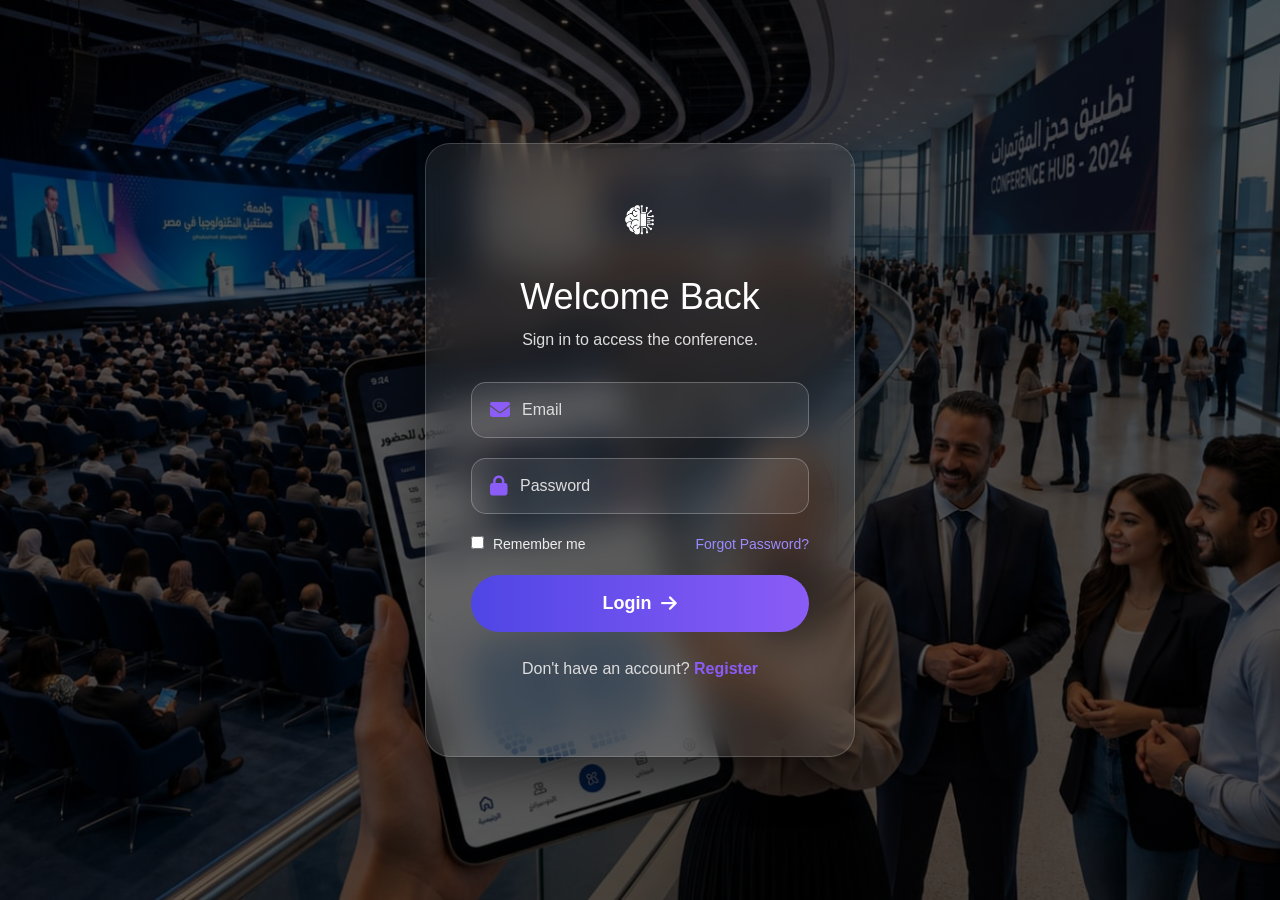
<file: index.html>
<!DOCTYPE html>
<html lang="en">

<head>
    <meta charset="UTF-8">
    <meta name="viewport" content="width=device-width, initial-scale=1.0">
    <title>Login</title>

    <link rel="stylesheet" href="https://cdnjs.cloudflare.com/ajax/libs/font-awesome/6.7.2/css/all.min.css">
    <link rel="stylesheet" href="./css/bootstrap.min.css">
    <link rel="stylesheet" href="./css/style.css">
</head>

<body>

<section class="login">

    <div class="overlay">

        <div class="login-box">

            <img src="./css/img/logo.png" alt="Logo" class="logo">

            <h2>Welcome Back</h2>

            <p>Sign in to access the conference.</p>

            <form>

                <!-- Email -->
                <div class="input-box">
                    <i class="fa-solid fa-envelope"></i>
                    <input type="email" placeholder="Email" required>
                </div>

                <!-- Password -->
                <div class="input-box">
                    <i class="fa-solid fa-lock"></i>
                    <input type="password" placeholder="Password" required>
                </div>

                <!-- Remember + Forgot -->
                <div class="options">

                    <label>
                        <input type="checkbox">
                        Remember me
                    </label>

                    <a href="./Forgot Password.html">Forgot Password?</a>

                </div>

                <!-- Login Button -->
                <a href="./projetct.html" class="login-btn">
                    Login <i class="fa-solid fa-arrow-right"></i>
                </a>

            </form>

            <p class="register">
                Don't have an account?
                <a href="./Register.html">Register</a>
            </p>

        </div>

    </div>

</section>

</body>

</html>
</file>
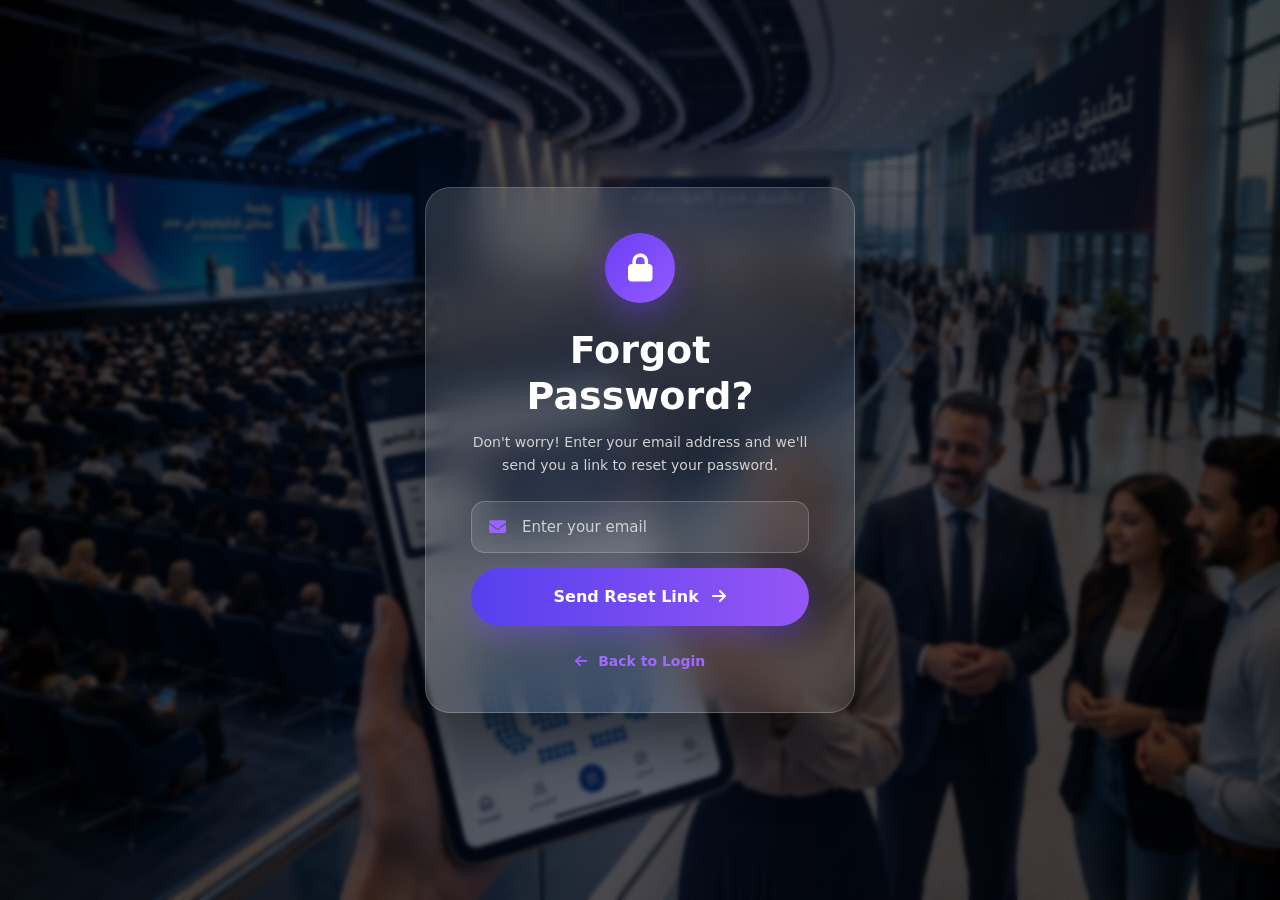
<file: Forgot Password.html>
<!DOCTYPE html>
<html lang="en">
<head>
    <meta charset="UTF-8">
    <meta name="viewport" content="width=device-width, initial-scale=1.0">

    <title>Forgot Password</title>

    <link rel="stylesheet" href="https://cdnjs.cloudflare.com/ajax/libs/font-awesome/6.7.2/css/all.min.css">
    <link rel="stylesheet" href="./css/bootstrap.min.css">
    <link rel="stylesheet" href="./css/team.css">
</head>

<body>

    <div class="forgot-page">

        <!-- Background Overlay -->
        <div class="overlay"></div>

        <!-- Forgot Password Card -->
        <div class="forgot-card">

            <!-- Icon -->
            <div class="forgot-icon">
                <i class="fa-solid fa-lock"></i>
            </div>

            <!-- Title -->
            <h1>Forgot Password?</h1>

            <p class="description">
                Don't worry! Enter your email address and we'll send you
                a link to reset your password.
            </p>

            <!-- Form -->
            <form>

                <!-- Email -->
                <div class="input-box">

                    <i class="fa-solid fa-envelope"></i>

                    <input
                        type="email"
                        placeholder="Enter your email"
                        required
                    >

                </div>


                <!-- Button -->
                <button type="submit" class="reset-btn">

                    Send Reset Link

                    <i class="fa-solid fa-arrow-right"></i>

                </button>

            </form>


            <!-- Back Login -->
            <div class="back-login">

                <i class="fa-solid fa-arrow-left"></i>

                <a href="./index.html">
                    Back to Login
                </a>

            </div>

        </div>

    </div>


    <script>

        document.querySelector("form").addEventListener("submit", function(e){

            e.preventDefault();

            alert("A password reset link has been sent to your email.");

        });

    </script>

</body>
</html>
</file>
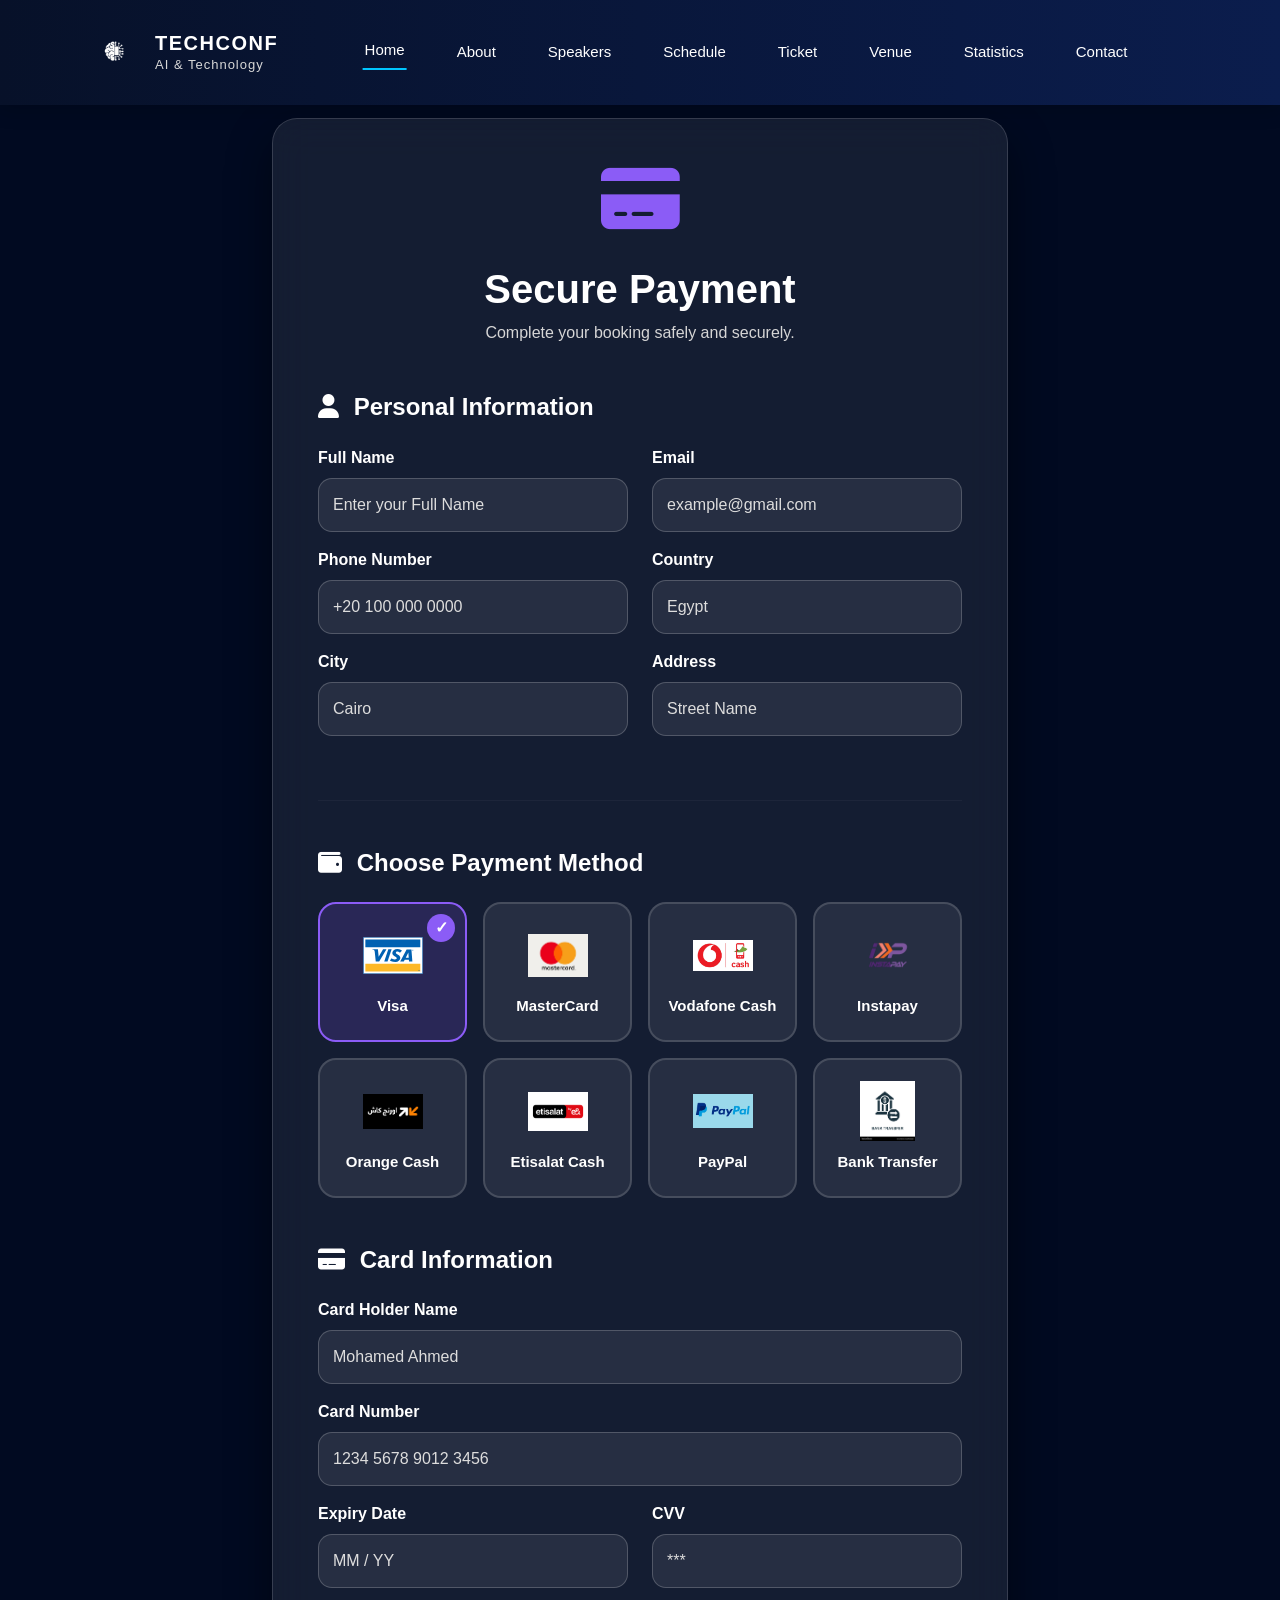
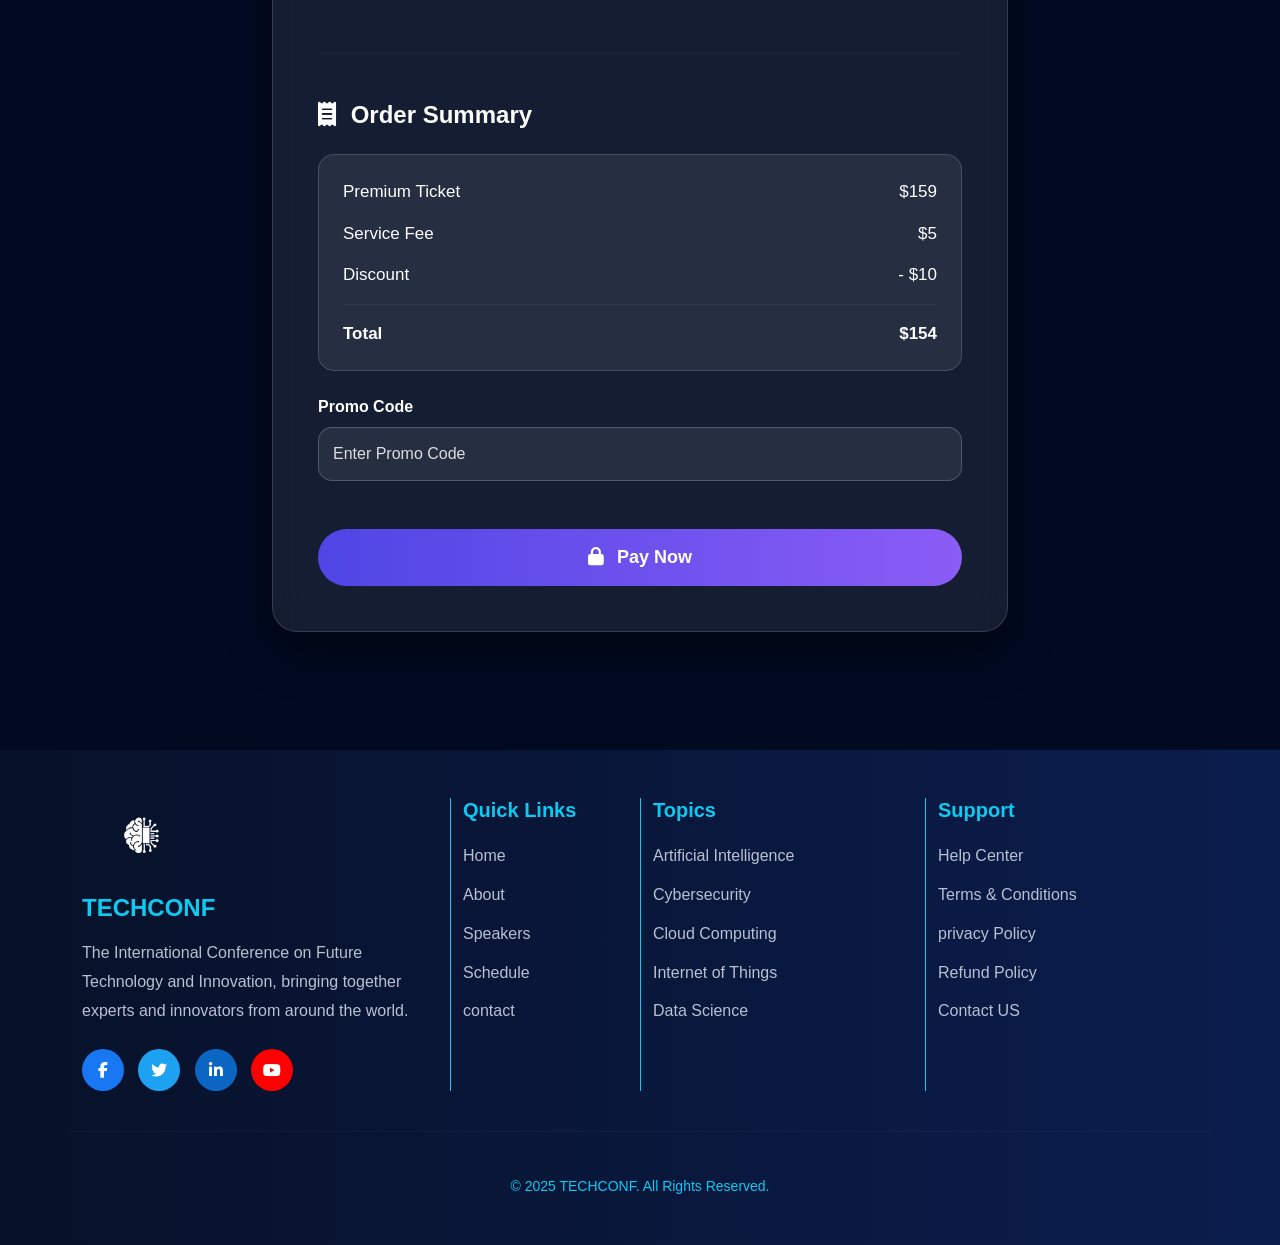
<file: Payment.html>
<!DOCTYPE html>
<html lang="en">
<head>
    <meta charset="UTF-8">
    <meta name="viewport" content="width=device-width, initial-scale=1.0">
    <title>Secure Payment</title>

    <link href="https://cdn.jsdelivr.net/npm/bootstrap@5.3.8/dist/css/bootstrap.min.css" rel="stylesheet">
    <link rel="stylesheet"
        href="https://cdnjs.cloudflare.com/ajax/libs/font-awesome/6.7.2/css/all.min.css">
    <link rel="stylesheet" href="./css/mohamed ahme .css">
    <link rel="stylesheet" href="./css/team.css">
</head>
<body>


<!-- start Navbar -->
    <nav class="navbar navbar-expand-lg fixed-top">
        <div class="container">
            <a class="navbar-brand d-flex align-items-center" href="#">
                <img src="./css/img/logo.png" class="logo" alt="logo">

                <div class="logo-text ms-2">
                    <h4>TECHCONF</h4>
                    <p>AI & Technology</p>
                </div>
            </a>

            <button class="navbar-toggler" type="button" data-bs-toggle="collapse" data-bs-target="#navbarNavAltMarkup"
                aria-controls="navbarNavAltMarkup" aria-expanded="false" aria-label="Toggle navigation">
                <span class="navbar-toggler-icon"></span>
            </button>
            <div class="collapse navbar-collapse" id="navbarNavAltMarkup">
                <ul class="navbar-nav mx-auto">
                    <li class="nav-item">
                        <a class="nav-link active" href="./projetct.html">Home</a>
                    </li>
                    <li class="nav-item">
                        <a class="nav-link" href="./projetct.html">About</a>
                    </li>
                    <li class="nav-item">
                        <a class="nav-link" href="./speakers.html">Speakers</a>
                    </li>
                    <li class="nav-item">
                        <a class="nav-link" href="./index.html">Schedule</a>
                    </li>
                    <li class="nav-item">
                        <a class="nav-link" href="./Ticket.html">Ticket</a>
                    </li>
                    <li class="nav-item">
                        <a class="nav-link" href="./projetct.html"> Venue</a>
                    </li>
                    <li class="nav-item">
                        <a class="nav-link" href="./SCHEDULE.html">Statistics</a>
                    </li>
                    <li class="nav-item">
                        <a class="nav-link" href="./contact.html">Contact</a>
                    </li>
                </ul>
               
            </div>
        </div>
    </nav>
    <!-- end Navbar -->




<section class="payment-page">

<div class="container py-5">

<div class="row justify-content-center">

<div class="col-lg-8">

<div class="payment-card">

<div class="text-center mb-5">

<i class="fa-solid fa-credit-card payment-icon"></i>

<h2 class="fw-bold mt-3">
Secure Payment
</h2>

<p>
Complete your booking safely and securely.
</p>

</div>

<form>


<!-- Personal Information -->


<h4 class="section-title mb-4">

<i class="fa-solid fa-user me-2"></i>

Personal Information

</h4>

<div class="row">

<div class="col-md-6 mb-3">

<label class="form-label">
Full Name
</label>

<input
type="text"
class="form-control"
placeholder="Enter your Full Name">

</div>

<div class="col-md-6 mb-3">

<label class="form-label">
Email
</label>

<input
type="email"
class="form-control"
placeholder="example@gmail.com">

</div>

<div class="col-md-6 mb-3">

<label class="form-label">
Phone Number
</label>

<input
type="text"
class="form-control"
placeholder="+20 100 000 0000">

</div>

<div class="col-md-6 mb-3">

<label class="form-label">
Country
</label>

<input
type="text"
class="form-control"
placeholder="Egypt">

</div>

<div class="col-md-6 mb-3">

<label class="form-label">
City
</label>

<input
type="text"
class="form-control"
placeholder="Cairo">

</div>

<div class="col-md-6 mb-3">

<label class="form-label">
Address
</label>

<input
type="text"
class="form-control"
placeholder="Street Name">

</div>

</div>

<hr class="my-5">

<!-- Payment Method -->


<h4 class="section-title mb-4">
    <i class="fa-solid fa-wallet me-2"></i>
    Choose Payment Method
</h4>

<div class="row g-3 mb-5">

    <div class="col-lg-3 col-6">
        <div class="payment-method active-payment" data-type="card">
            <img src="./css/img/Visa_Inc._logo_(1999–2005) (1).svg" class="img-fluid">
            <span>Visa</span>
        </div>
    </div>

    <div class="col-lg-3 col-6">
        <div class="payment-method" data-type="card">
            <img src="./css/img/MasterCard.jpg" class="img-fluid">
            <span>MasterCard</span>
        </div>
    </div>

    <div class="col-lg-3 col-6">
        <div class="payment-method" data-type="wallet">
            <img src="./css/img/Vodafone Cash.jpeg" class="img-fluid">
            <span>Vodafone Cash</span>
        </div>
    </div>

    <div class="col-lg-3 col-6">
        <div class="payment-method" data-type="wallet">
            <img src="./css/img/Instapay.png" class="img-fluid">
            <span>Instapay</span>
        </div>
    </div>

    <div class="col-lg-3 col-6">
        <div class="payment-method" data-type="wallet">
            <img src="./css/img/Orange Cash.jpg" class="img-fluid">
            <span>Orange Cash</span>
        </div>
    </div>

    <div class="col-lg-3 col-6">
        <div class="payment-method" data-type="wallet">
            <img src="./css/img/Etisalat Cash.png" class="img-fluid">
            <span>Etisalat Cash</span>
        </div>
    </div>

    <div class="col-lg-3 col-6">
        <div class="payment-method" data-type="wallet">
            <img src="./css/img/PayPal.webp" class="img-fluid">
            <span>PayPal</span>
        </div>
    </div>

    <div class="col-lg-3 col-6">
        <div class="payment-method" data-type="wallet">
            <img src="./css/img/Bank Transfer.avif" class="img-fluid">
            <span>Bank Transfer</span>
        </div>
    </div>

</div>


<!-- Card Information -->


<div id="cardForm">

<h4 class="section-title mb-4">

<i class="fa-solid fa-credit-card me-2"></i>

Card Information

</h4>

<div class="row">

<div class="col-12 mb-3">

<label class="form-label">
Card Holder Name
</label>

<input
type="text"
class="form-control"
placeholder="Mohamed Ahmed">

</div>

<div class="col-12 mb-3">

<label class="form-label">
Card Number
</label>

<input
type="text"
class="form-control"
placeholder="1234 5678 9012 3456">

</div>

<div class="col-md-6 mb-3">

<label class="form-label">
Expiry Date
</label>

<input
type="text"
class="form-control"
placeholder="MM / YY">

</div>

<div class="col-md-6 mb-3">

<label class="form-label">
CVV
</label>

<input
type="password"
class="form-control"
placeholder="***">

</div>

</div>

</div>

<!-- Wallet Information -->

<div id="walletForm" style="display:none;">

<h4 class="section-title mb-4">

<i class="fa-solid fa-mobile-screen-button me-2"></i>

Wallet Information

</h4>

<div class="mb-3">

<label class="form-label">

Wallet Number

</label>

<input
type="text"
class="form-control"
placeholder="01XXXXXXXXX">

</div>

</div>

<hr class="my-5">


<!-- Order Summary -->


<h4 class="section-title mb-4">

<i class="fa-solid fa-receipt me-2"></i>

Order Summary

</h4>

<div class="payment-summary p-4 rounded-4">

<div class="d-flex justify-content-between mb-3">

<span>Premium Ticket</span>

<span>$159</span>

</div>

<div class="d-flex justify-content-between mb-3">

<span>Service Fee</span>

<span>$5</span>

</div>

<div class="d-flex justify-content-between mb-3">

<span>Discount</span>

<span>- $10</span>

</div>

<hr>

<div class="d-flex justify-content-between fw-bold fs-4">

<span>Total</span>

<span>$154</span>

</div>

</div>

<div class="mt-4">

<label class="form-label">

Promo Code

</label>

<input
type="text"
class="form-control"
placeholder="Enter Promo Code">

</div>

<button
type="submit"
class="btn payment-btn w-100 mt-5">

<i class="fa-solid fa-lock me-2"></i>

Pay Now

</button>

</form>

</div>

</div>

</div>

</div>

</section>




  <!-- start footer -->
    <footer class="footer py-5">
        <div class="container">

            <div class="row gy-4">

                <!-- Logo -->
                <div class="col-lg-4">

                    <img src="./css/img/logo.png" class="footer-logo mb-3" alt="Logo">

                    <h4 class="mb-3 text-info">TECHCONF</h4>

                    <p>
                        The International Conference on Future Technology and Innovation,
                        bringing together experts and innovators from around the world.
                    </p>

                    <div class="icons mt-4">
                        <i class="fa-brands fa-facebook-f"></i>
                        <i class="fa-brands fa-twitter"></i>
                        <i class="fa-brands fa-linkedin-in"></i>
                        <i class="fa-brands fa-youtube"></i>
                    </div>

                </div>

                <!-- Quick Links -->
                <div class="col-lg-2 text-info">

                    <h5 class="text-info">Quick Links</h5>

                    <ul class="list-unstyled">

                         <li><a href="./projetct.html">Home</a></li>
                            <li><a href="./projetct.html">About</a></li>
                            <li><a href="./speakers.html">Speakers</a></li>
                            <li><a href="./SCHEDULE.html">Schedule</a></li>
                            <li><a href="./contact.html">contact</a></li>
                    </ul>

                </div>

                <!-- Topics -->
                <div class="col-lg-3 text-info ">

                    <h5 class="text-info">Topics</h5>

                    <ul class="list-unstyled">

                        <li>Artificial Intelligence</li>
                        <li>Cybersecurity</li>
                        <li>Cloud Computing</li>
                        <li>Internet of Things</li>
                        <li>Data Science</li>

                    </ul>

                </div>

                <!-- Contact -->
                <div class="col-lg-3 text-info">

                    <h5 class="text-info">Support</h5>

                    <ul class="list-unstyled">

                        <li>Help Center</li>
                        <li>Terms & Conditions</li>
                        <li>privacy Policy</li>
                        <li>Refund Policy</li>
                        <li>Contact US</li>

                    </ul>
   
                </div>
                <hr class="text-info">
        <div class="text-center copy text-info">
            © 2025 TECHCONF. All Rights Reserved.
        </div>
                </div>
        </div>
    </footer>
    <!-- end footer -->

<script src="https://cdn.jsdelivr.net/npm/bootstrap@5.3.8/dist/js/bootstrap.bundle.min.js"></script>
</body>

</html>
</file>
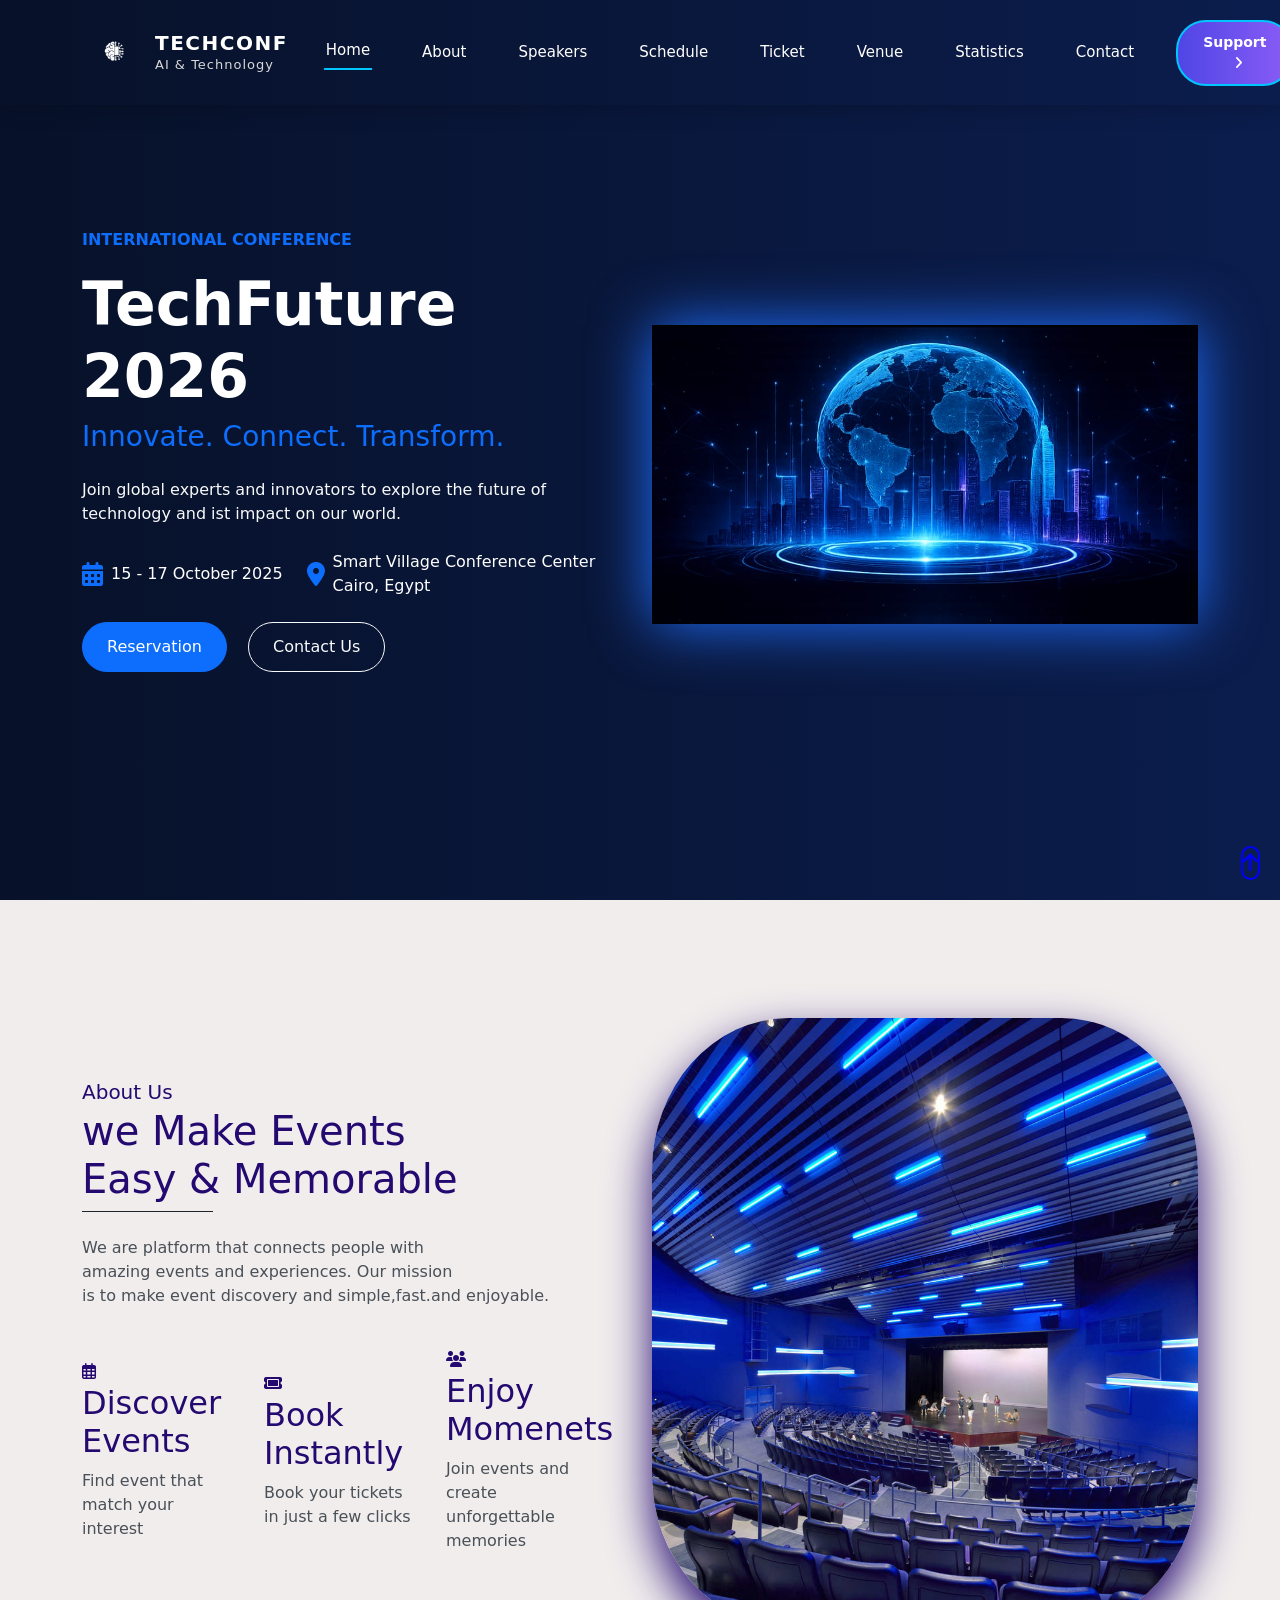
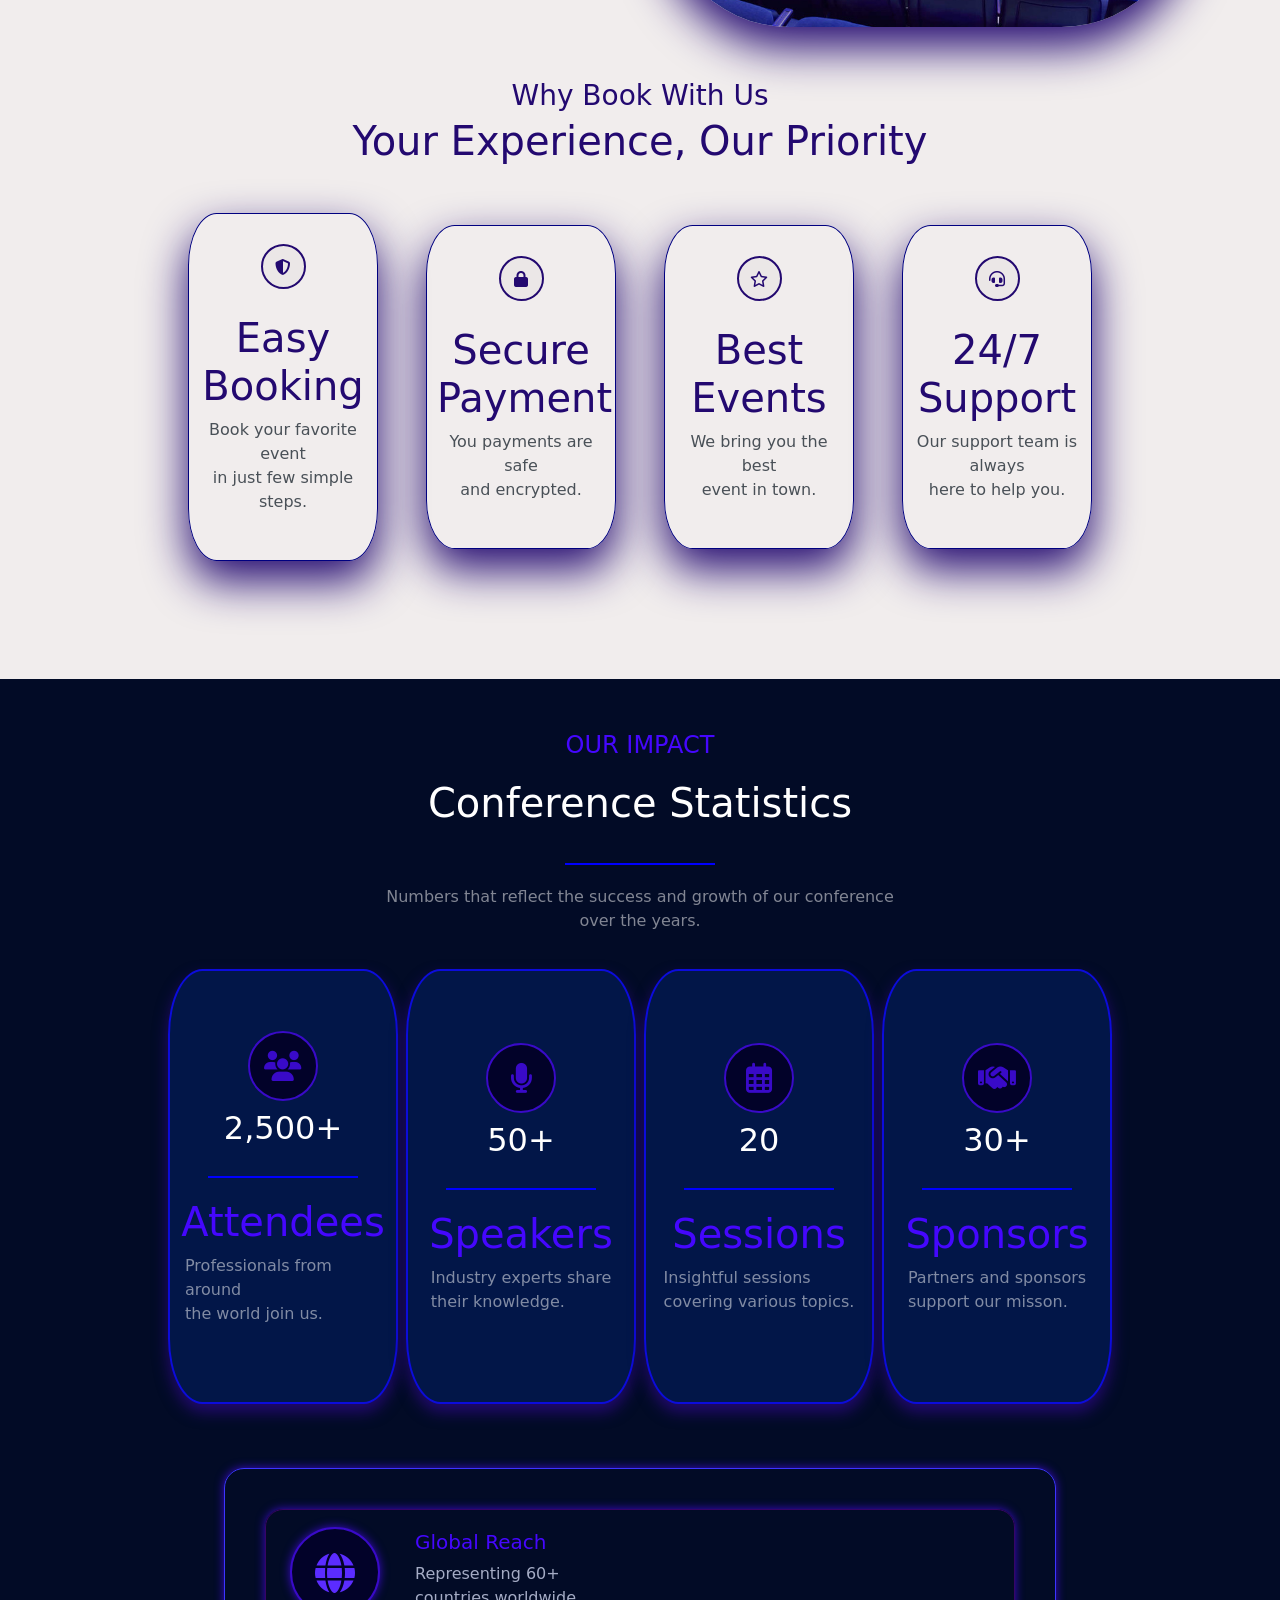
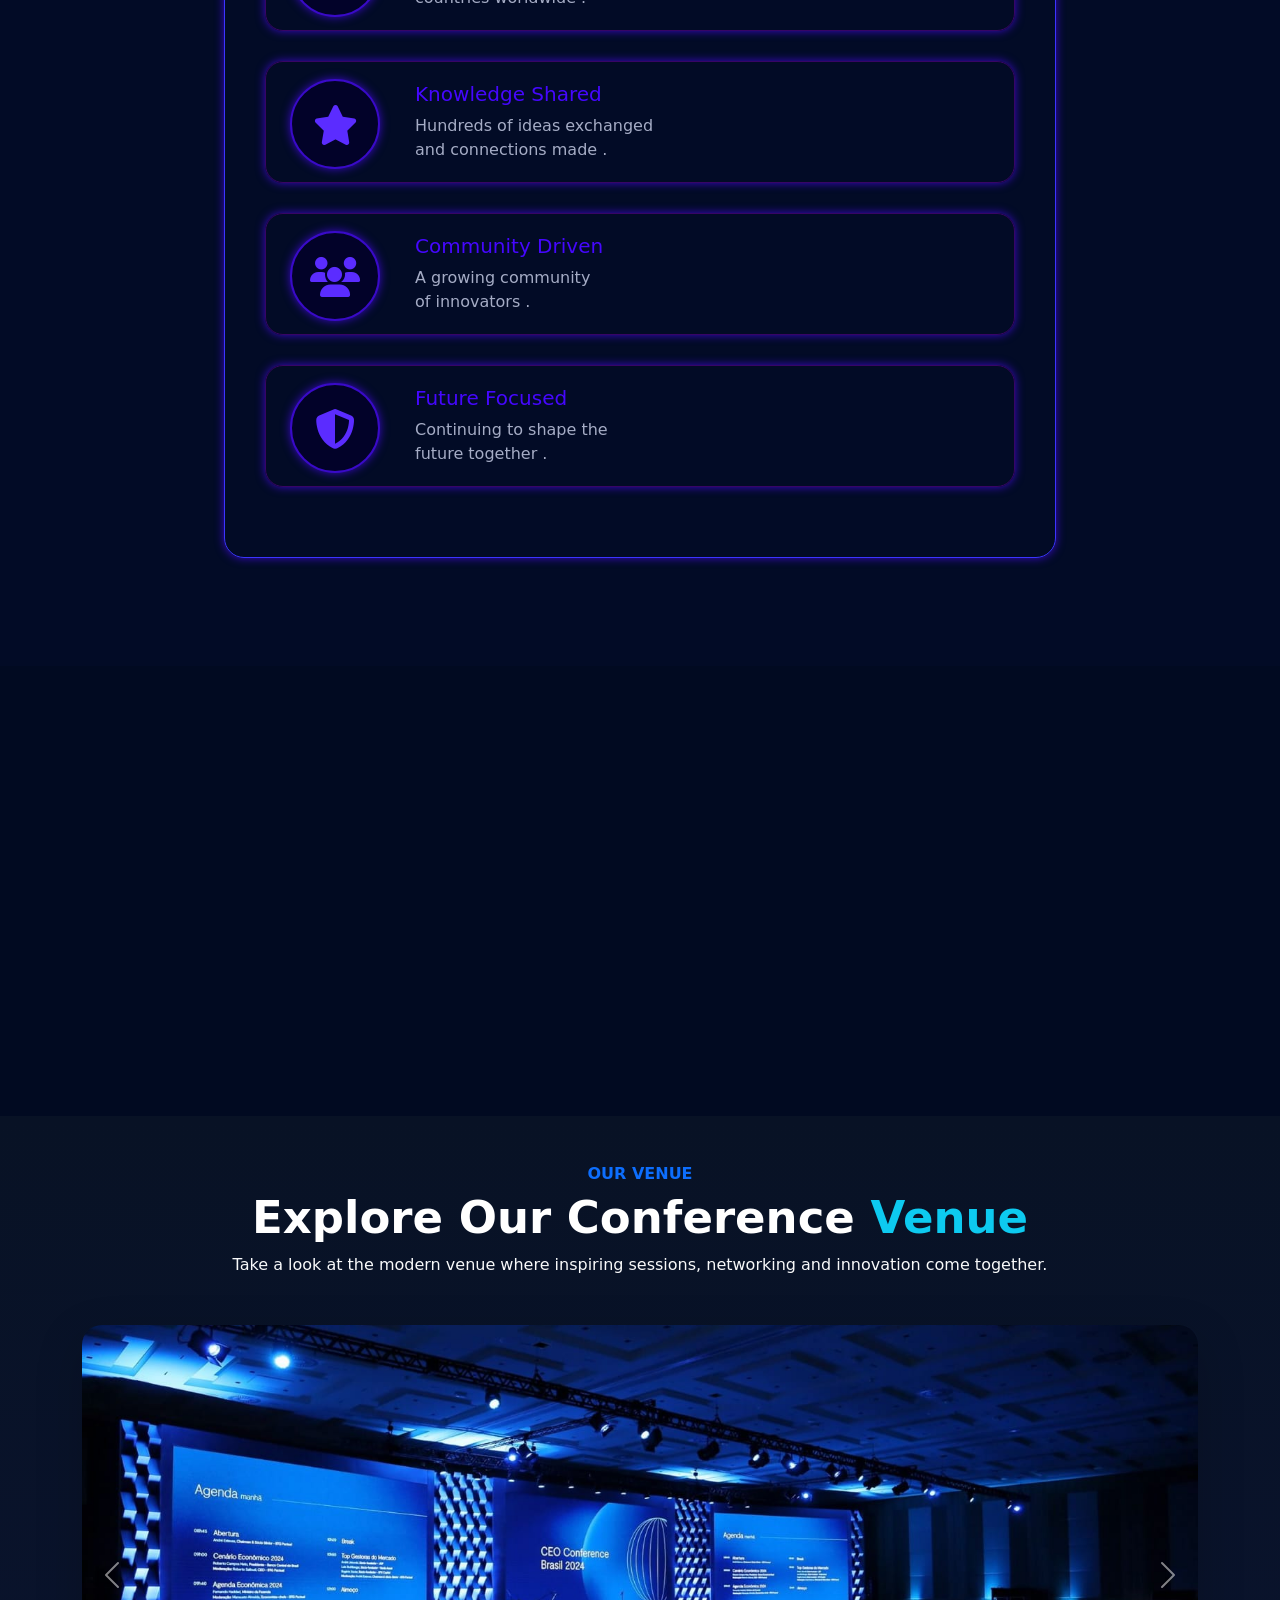
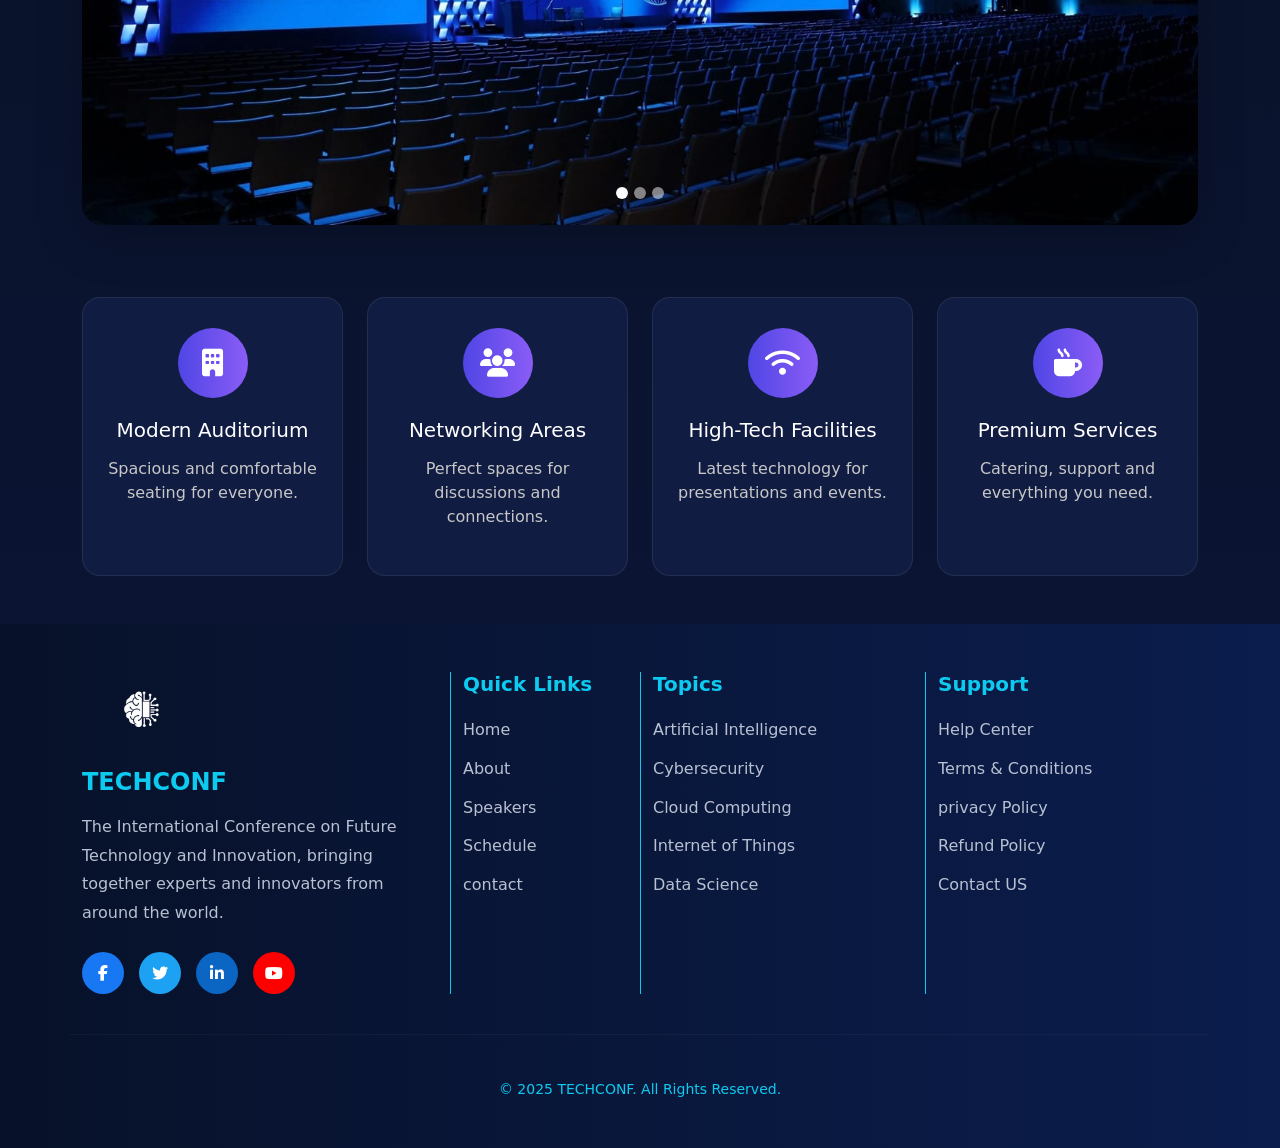
<file: projetct.html>
<!DOCTYPE html>
<html lang="en">

<head>
    <meta charset="UTF-8">
    <meta name="viewport" content="width=device-width, initial-scale=1.0">
    <title>TECHCONF</title>
    <link rel="icon" type="image/png" sizes="32x32" href="css/img/logo.png">
    <link href="https://cdn.jsdelivr.net/npm/bootstrap@5.3.8/dist/css/bootstrap.min.css" rel="stylesheet">
    <link rel="stylesheet" href="https://cdnjs.cloudflare.com/ajax/libs/font-awesome/6.7.2/css/all.min.css">
    <link rel="stylesheet" href="./css/team.css">
</head>

<body>
    <!-- start Navbar -->
    <nav class="navbar navbar-expand-lg fixed-top">
        <div class="container">
            <a class="navbar-brand d-flex align-items-center" href="#">
                <img src="./css/img/logo.png" class="logo" alt="logo">

                <div class="logo-text ms-2">
                    <h4>TECHCONF</h4>
                    <p>AI & Technology</p>
                </div>
            </a>

            <button class="navbar-toggler" type="button" data-bs-toggle="collapse" data-bs-target="#navbarNavAltMarkup"
                aria-controls="navbarNavAltMarkup" aria-expanded="false" aria-label="Toggle navigation">
                <span class="navbar-toggler-icon"></span>
            </button>
            <div class="collapse navbar-collapse" id="navbarNavAltMarkup">
                <ul class="navbar-nav mx-auto">
                    <li class="nav-item">
                        <a class="nav-link active" href="#Home">Home</a>
                    </li>
                    <li class="nav-item">
                        <a class="nav-link" href="#about">About</a>
                    </li>
                    <li class="nav-item">
                        <a class="nav-link" href="./speakers.html">Speakers</a>
                    </li>
                    <li class="nav-item">
                        <a class="nav-link" href="#schedule">Schedule</a>
                    </li>
                    <li class="nav-item">
                        <a class="nav-link" href="./Ticket.html">Ticket</a>
                    </li>
                    <li class="nav-item">
                        <a class="nav-link" href="#video"> Venue</a>
                    </li>
                    <li class="nav-item">
                        <a class="nav-link" href="#Statistics">Statistics</a>
                    </li>
                    <li class="nav-item">
                        <a class="nav-link" href="./contact.html">Contact</a>
                    </li>
                </ul>
                <a href="./support.html" class="btn btn-register">
                    Support
                    <i class="fa-solid fa-angle-right"></i>
                </a>
            </div>
        </div>
    </nav>
    <!-- end Navbar -->
    <!-- start Hero -->
    <div class="hero py-5 bg-dark text-white" id="Home">
        <div class="container">
            <div class="row align-items-center">
                <div class="col-lg-6">
                    <p class="text-primary fw-bold">
                        INTERNATIONAL CONFERENCE
                    </p>
                    <h1 class="display-2 fw-bold text-white"> TechFuture 2026</h1>
                    <h3 class="text-primary mb-4">
                        Innovate. Connect. Transform.
                    </h3>
                    <p class="text-light mb-4">
                        Join global experts and innovators to explore
                        the future of technology and ist impact on our world.
                    </p>
                    <div class="d-flex flex-wrap gap-4 mb-4">
                        <div class="d-flex align-items-center">
                            <i class="fa-solid fa-calendar-days text-primary fs-4 me-2"></i>
                            <span>15 - 17 October 2025</span>
                        </div>
                        <div class="d-flex align-items-center">
                            <i class="fa-solid fa-location-dot text-primary fs-4 me-2"></i>
                            <span>Smart Village Conference Center<br>Cairo, Egypt</span>
                        </div>
                    </div>
                    <button class="btn btn-primary px-4 me-3" onclick="window.location.href='./speakers.html'">
                        Reservation
                    </button>

                    <button class="btn btn-outline-light px-4" onclick="window.location.href='./contact.html'">
                        Contact Us
                    </button>
                </div>
                <div class="col-lg-6 text-center">
                    <img src="./css/img/img1.jpeg" class="img-fluid pt-5" alt="Conference">
                </div>
            </div>
        </div>
        
    </div>

    <!-- end Hero -->
    <!-- start About -->

    <div class="about" id="about">
        <div class="container">
            <div class="row">
                <div class=" col-md-6 col-lg-6">
                    <div class="about-text pe-4 ">
                        <span class="fs-5">About Us</span>

                        <h1> we Make Events <br> Easy & Memorable</h1>
                        <div class="border-top border-dark w-25 mb-4"></div>
                        <p class="text-dark-emphasis">We are platform that connects people with<br> amazing events and
                            experiences. Our mission <br>
                            is to make event discovery and simple,fast.and enjoyable.</p>
                        <br>

                        <div class="row">
                            <div class="col-sm-12 col-md-6 col-lg-4">

                                <i class="fa-regular fa-calendar-days"></i>
                                <h2>Discover Events</h2>
                                <p class="text-dark-emphasis">Find event that <br> match your interest</p>
                            </div>


                            <div class="col-sm-12 col-md-6 col-lg-4">
                                <i class="fa-solid fa-ticket"></i>
                                <h2>Book Instantly</h2>
                                <p class="text-dark-emphasis">Book your tickets <br> in just a few clicks</p>
                            </div>


                            <div class="col-sm-12 col-md-6 col-lg-4">
                                <i class="fa-solid fa-users"></i>
                                <h2>Enjoy Momenets</h2>
                                <p class="text-dark-emphasis">Join events and create <br>unforgettable memories</p>
                            </div>
                        </div>
                    </div>
                </div>


                <div class="col-md-6  col-lg-6 py-5">
                    <div class="about-photo">
                        <img src="./css/img/stringio.jpg" alt="">


                    </div>
                </div>
            </div>
        </div>


        <div class="booking-part text-center">
            <div class="container">
                <span class="text-h fs-3">Why Book With Us</span>

                <h1 class="text-h">Your Experience, Our Priority</h1>

          
                <div class="icon-i row justify-content-center gap-5 my-5">
                    <div class=" book-part col-lg-2">
                        <div class="icon-box">
                            <i class="fa-solid fa-shield-halved"></i>
                        </div>
                        <h1 class="text-h">Easy Booking</h1>
                        <p class="text-dark-emphasis">Book your favorite event <br> in just few simple steps.</p>

                    </div>

                    <div class="  book-part  col-lg-2">
                        <div class="icon-box">
                            <i class="fa-solid fa-lock"></i>
                        </div>
                        <h1 class="text-h">Secure Payment</h1>
                        <p class="text-dark-emphasis">You payments are safe <br> and encrypted.</p>
                    </div>


                    <div class="  book-part col-lg-2">
                        <div class="icon-box">
                            <i class="fa-regular fa-star"></i>
                        </div>
                        <h1 class="text-h">Best Events</h1>
                        <p class="text-dark-emphasis">We bring you the best<br> event in town.</p>
                    </div>


                    <div class="  book-part col-lg-2">
                        <div class="icon-box">
                            <i class="fa-solid fa-headset"></i>
                        </div>
                        <h1 class="text-h">24/7 Support</h1>
                        <p class="text-dark-emphasis">Our support team is always<br> here to help you.</p>
                    </div>
                </div>


            </div>

        </div>
    </div>


    <!-- end About -->

    <!-- start Statistics-->

    <div class="aboutt py-5" id="Statistics">
        <div class="container">
            <div class="title text-center">
                <p class="team fs-4">OUR IMPACT</p>
                <h1 class="pb-3 text-white">Conference Statistics</h1>
                <div class="line 1px"></div>
                <p class="text-white-50">Numbers that reflect the success and growth of our conference<br> over the
                    years.</p>
            </div>
            <div class="rr mt-5 ">
                <div class="row justify-content-center g-3 ">
                    <div class=" sponser-content col-md-6  col-lg-3">
                        <div class="item">
                            <i class="fa-solid fa-users"></i>
                        </div>
                        <h3 class="text-white fs-2 pt-2">2,500+</h3>
                        <div class="line"></div>
                        <h1 class="team">Attendees</h1>
                        <p class="text-white-50">Professionals from around <br>the world join us.</p>
                    </div>
                    <div class="sponser-content  col-md-6   col-lg-3">
                        <div class="item">
                            <i class="fa-solid fa-microphone"></i>
                        </div>
                        <h3 class="text-white  fs-2 pt-2">50+</h3>
                        <div class="line"></div>
                        <h1 class="team">Speakers</h1>
                        <p class="text-white-50">Industry experts share <br>their knowledge.</p>
                    </div>
                    <div class=" sponser-content  col-md-6  col-lg-3">
                        <div class="item">
                            <i class="fa-regular fa-calendar-days"></i>
                        </div>
                        <h3 class="text-white  fs-2 pt-2">20</h3>
                        <div class="line"></div>
                        <h1 class="team">Sessions</h1>
                        <p class="text-white-50">Insightful sessions<br> covering various topics.</p>
                    </div>
                    <div class=" sponser-content  col-md-6  col-lg-3">
                        <div class="item">
                            <i class="fa-solid fa-handshake"></i>
                        </div>
                        <h3 class="text-white  fs-2 pt-2">30+</h3>
                        <div class="line"></div>
                        <h1 class="team">Sponsors</h1>
                        <p class="text-white-50">Partners and sponsors <br>support our misson.</p>
                    </div>

                </div>
            </div>
        </div>
        <div class="static-all">

            <div class="static-items">
                <div class="item-row">
                    <div class="static-icons ">
                        <i class="fa-solid fa-globe"></i>

                    </div>
                    <div class="contenttt">
                        <h2>Global Reach</h2>

                        <p>Representing 60+ <br>countries worldwide .</p>
                    </div>
                </div>
                <div class="item-row">
                    <div class="static-icons">
                        <i class="fa-solid fa-star"></i>

                    </div>
                    <div class="contenttt">
                        <h2>Knowledge Shared </h2>

                        <p>Hundreds of ideas exchanged <br> and connections made .</p>
                    </div>
                </div>
                <div class="item-row">
                    <div class="static-icons">
                        <i class="fa-solid fa-users"></i>

                    </div>
                    <div class="contenttt">
                        <h2>Community Driven </h2>

                        <p>A growing community <br> of innovators .</p>
                    </div>
                </div>
                <div class="item-row">
                    <div class="static-icons">
                        <i class="fa-solid fa-shield-halved"></i>

                    </div>
                    <div class="contenttt">
                        <h2>Future Focused </h2>

                        <p> Continuing to shape the <br> future together .</p>
                    </div>
                </div>
            </div>
        </div>
    </div>
    <!-- end Statistics-->
    <section class="mo"></section>
    <!-- start Venue -->
    <section class="venue py-5" id="video">

        <div class="container">

            <div class="text-center mb-5">

                <h6 class="text-uppercase text-primary fw-bold">
                    Our Venue
                </h6>

                <h2 class="fw-bold text-white">
                    Explore Our Conference <span class="text-info">Venue</span>
                </h2>

                <p class="text-light">
                    Take a look at the modern venue where inspiring sessions,
                    networking and innovation come together.
                </p>

            </div>

            <!-- Slider -->

            <div id="venueSlider" class="carousel slide" data-bs-ride="carousel">

                <div class="carousel-indicators">

                    <button type="button" data-bs-target="#venueSlider" data-bs-slide-to="0" class="active"></button>

                    <button type="button" data-bs-target="#venueSlider" data-bs-slide-to="1"></button>

                    <button type="button" data-bs-target="#venueSlider" data-bs-slide-to="2"></button>

                </div>

                <div class="carousel-inner rounded-4 shadow-lg">

                    <div class="carousel-item active">

                        <img src="./css/img/card1.jpeg" class="d-block w-100" alt="">

                    </div>

                    <div class="carousel-item">

                        <img src="./css/img/card2.jpeg" class="d-block w-100" alt="">

                    </div>

                    <div class="carousel-item">

                        <img src="./css/img/card3.jpeg" class="d-block w-100" alt="">

                    </div>

                </div>

                <button class="carousel-control-prev" type="button" data-bs-target="#venueSlider" data-bs-slide="prev">

                    <span class="carousel-control-prev-icon"></span>

                </button>

                <button class="carousel-control-next" type="button" data-bs-target="#venueSlider" data-bs-slide="next">

                    <span class="carousel-control-next-icon"></span>

                </button>

            </div>

            <!-- Cards -->

            <div class="row mt-5 g-4">

                <div class="col-md-6 col-lg-3">

                    <div class="feature-card">

                        <i class="fa-solid fa-building"></i>

                        <h5>Modern Auditorium</h5>

                        <p>
                            Spacious and comfortable seating for everyone.
                        </p>

                    </div>

                </div>

                <div class="col-md-6 col-lg-3">

                    <div class="feature-card">

                        <i class="fa-solid fa-users"></i>

                        <h5>Networking Areas</h5>

                        <p>
                            Perfect spaces for discussions and connections.
                        </p>

                    </div>

                </div>

                <div class="col-md-6 col-lg-3">

                    <div class="feature-card">

                        <i class="fa-solid fa-wifi"></i>

                        <h5>High-Tech Facilities</h5>

                        <p>
                            Latest technology for presentations and events.
                        </p>

                    </div>

                </div>

                <div class="col-md-6 col-lg-3">

                    <div class="feature-card">

                        <i class="fa-solid fa-mug-hot"></i>

                        <h5>Premium Services</h5>

                        <p>
                            Catering, support and everything you need.
                        </p>

                    </div>

                </div>

            </div>

        </div>

    </section>
    <!-- end Venue-->
    <!-- start footer -->
    <footer class="footer py-5">
        <div class="container">

            <div class="row gy-4">

                <!-- Logo -->
                <div class="col-lg-4">

                    <img src="./css/img/logo.png" class="footer-logo mb-3" alt="Logo">

                    <h4 class="mb-3 text-info">TECHCONF</h4>

                    <p>
                        The International Conference on Future Technology and Innovation,
                        bringing together experts and innovators from around the world.
                    </p>

                    <div class="icons mt-4">
                        <i class="fa-brands fa-facebook-f"></i>
                        <i class="fa-brands fa-twitter"></i>
                        <i class="fa-brands fa-linkedin-in"></i>
                        <i class="fa-brands fa-youtube"></i>
                    </div>

                </div>

                <!-- Quick Links -->
                <div class="col-lg-2 text-info">

                    <h5 class="text-info">Quick Links</h5>

                    <ul class="list-unstyled">

                        <li><a href="./projetct.html">Home</a></li>
                        <li><a href="./projetct.html">About</a></li>
                        <li><a href="./speakers.html">Speakers</a></li>
                        <li><a href="./SCHEDULE.html">Schedule</a></li>
                        <li><a href="./contact.html">contact</a></li>
                    </ul>

                </div>

                <!-- Topics -->
                <div class="col-lg-3 text-info ">

                    <h5 class="text-info">Topics</h5>

                    <ul class="list-unstyled">

                        <li>Artificial Intelligence</li>
                        <li>Cybersecurity</li>
                        <li>Cloud Computing</li>
                        <li>Internet of Things</li>
                        <li>Data Science</li>

                    </ul>

                </div>

                <!-- Contact -->
                <div class="col-lg-3 text-info">

                    <h5 class="text-info">Support</h5>

                    <ul class="list-unstyled">

                        <li>Help Center</li>
                        <li>Terms & Conditions</li>
                        <li>privacy Policy</li>
                        <li>Refund Policy</li>
                        <li>Contact US</li>

                    </ul>

                </div>
                <hr class="text-info">
                <div class="text-center copy text-info">
                    © 2025 TECHCONF. All Rights Reserved.
                </div>
            </div>
        </div>
    </footer>
    <!-- end footer -->
    <a href="#Home" class="back-to-top">
        <i class="fa-solid fa-arrow-up"></i>
    </a>
    <script src="https://cdn.jsdelivr.net/npm/bootstrap@5.3.8/dist/js/bootstrap.bundle.min.js"></script>

</body>

</html>
</file>
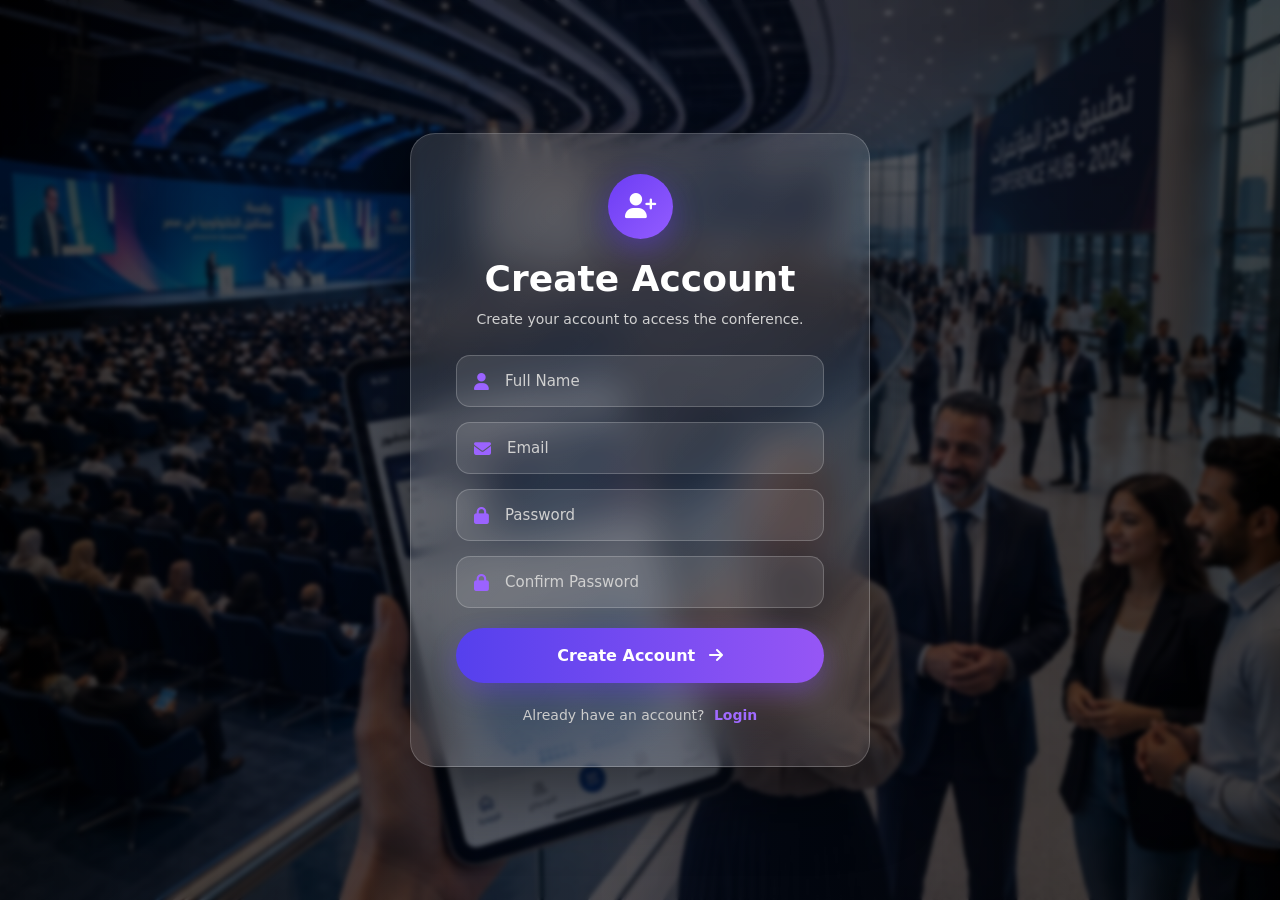
<file: Register.html>
<!DOCTYPE html>
<html lang="en">

<head>
    <meta charset="UTF-8">
    <meta name="viewport" content="width=device-width, initial-scale=1.0">

    <title>Create Account</title>
<link rel="stylesheet" href="https://cdnjs.cloudflare.com/ajax/libs/font-awesome/6.7.2/css/all.min.css">
    <link rel="stylesheet" href="./css/bootstrap.min.css">
    <link rel="stylesheet" href="./css/team.css">
</head>

<body>

    <div class="register-page">

        <div class="overlay"></div>

        <div class="register-card">

            <!-- Icon -->
            <div class="register-icon">
                <i class="fa-solid fa-user-plus"></i>
            </div>

            <!-- Title -->
            <h1>Create Account</h1>

            <p class="description">
                Create your account to access the conference.
            </p>

            <form>

                <!-- Full Name -->
                <div class="input-box">
                    <i class="fa-solid fa-user"></i>

                    <input
                        type="text"
                        placeholder="Full Name"
                        required>
                </div>

                <!-- Email -->
                <div class="input-box">
                    <i class="fa-solid fa-envelope"></i>

                    <input
                        type="email"
                        placeholder="Email"
                        required>
                </div>

                <!-- Password -->
                <div class="input-box">
                    <i class="fa-solid fa-lock"></i>

                    <input
                        type="password"
                        placeholder="Password"
                        required>
                </div>

                <!-- Confirm Password -->
                <div class="input-box">
                    <i class="fa-solid fa-lock"></i>

                    <input
                        type="password"
                        placeholder="Confirm Password"
                        required>
                </div>

                <!-- Register Button -->
                <button type="submit" class="register-btn" onclick="window.location.href='projetct.html'">

                    Create Account

                    <i class="fa-solid fa-arrow-right"></i>

                </button>

            </form>

            <!-- Login -->
            <div class="login-link">

                Already have an account?

                <a href="./index.html">
                    Login
                </a>

            </div>

        </div>

    </div>


    <script>

        document.querySelector("form").addEventListener("submit", function(e) {

            e.preventDefault();

            alert("Your account has been created successfully!");

        });

    </script>

</body>

</html>
</file>
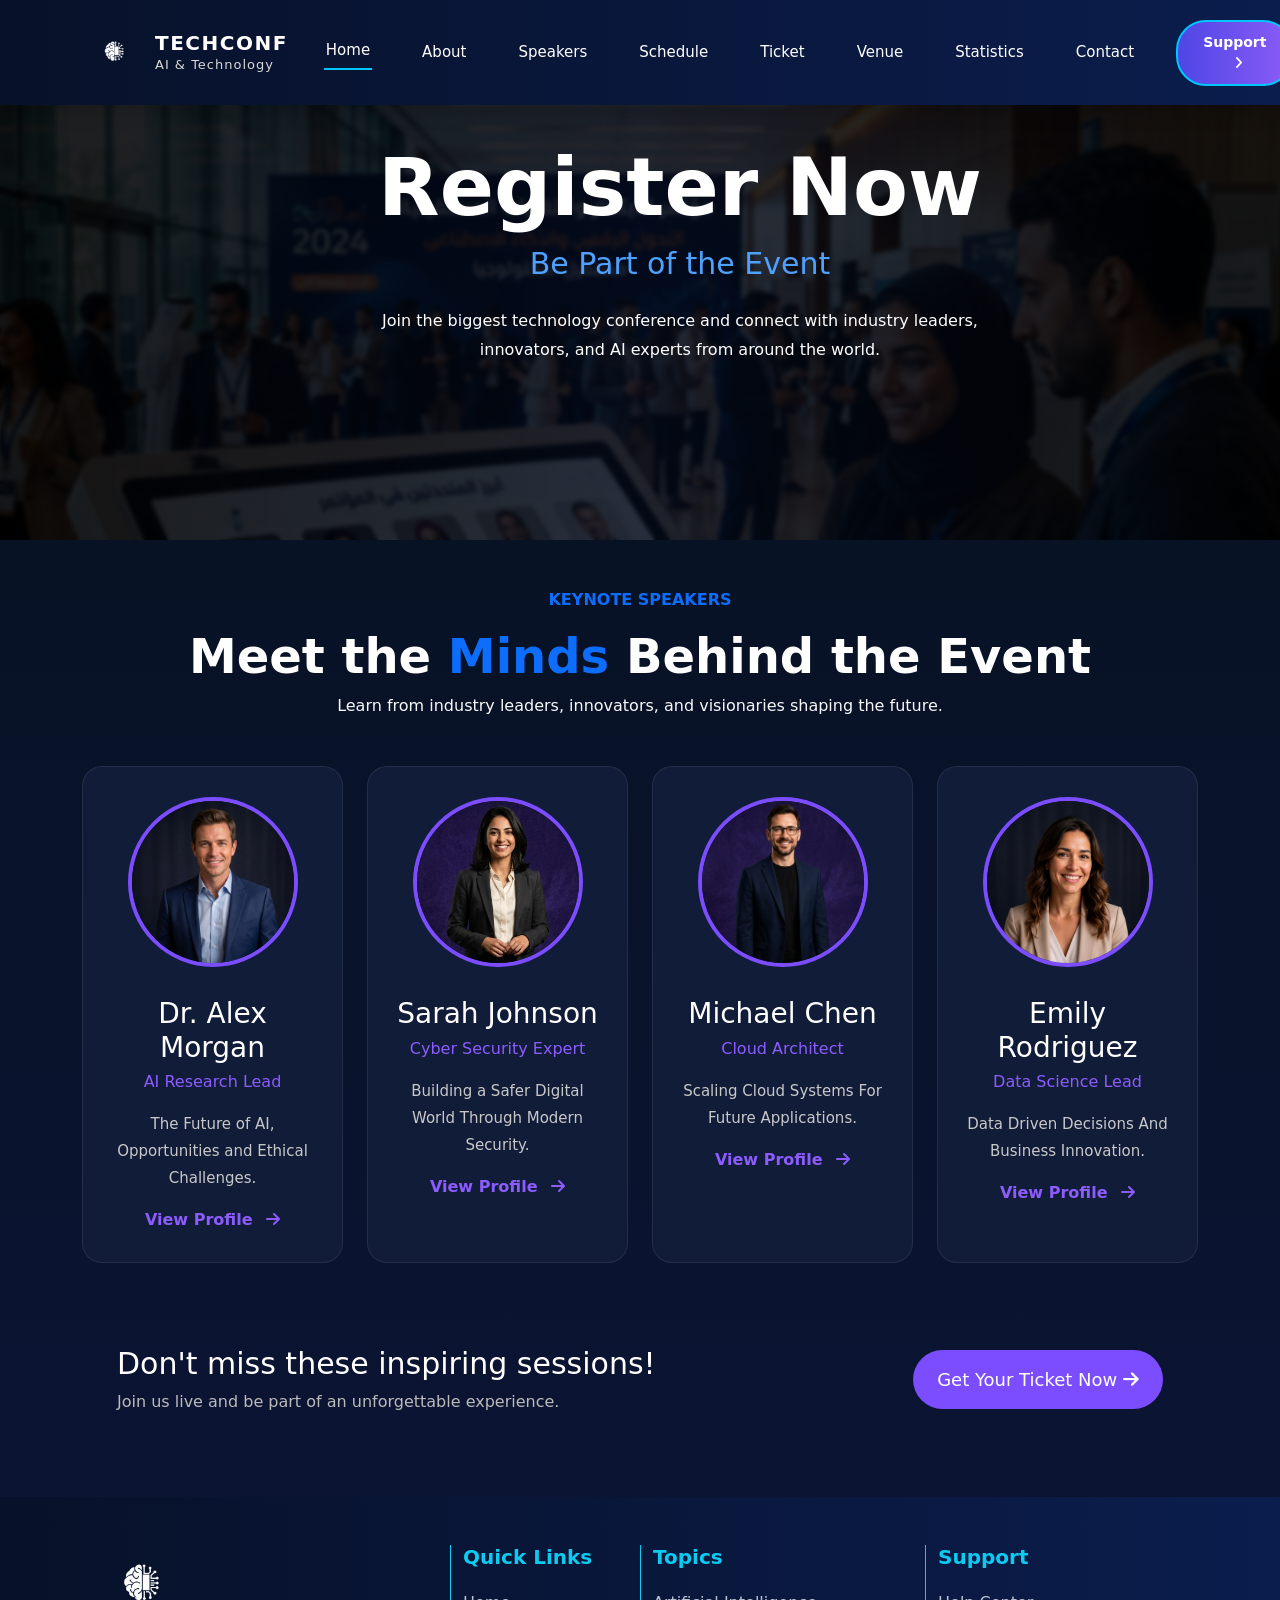
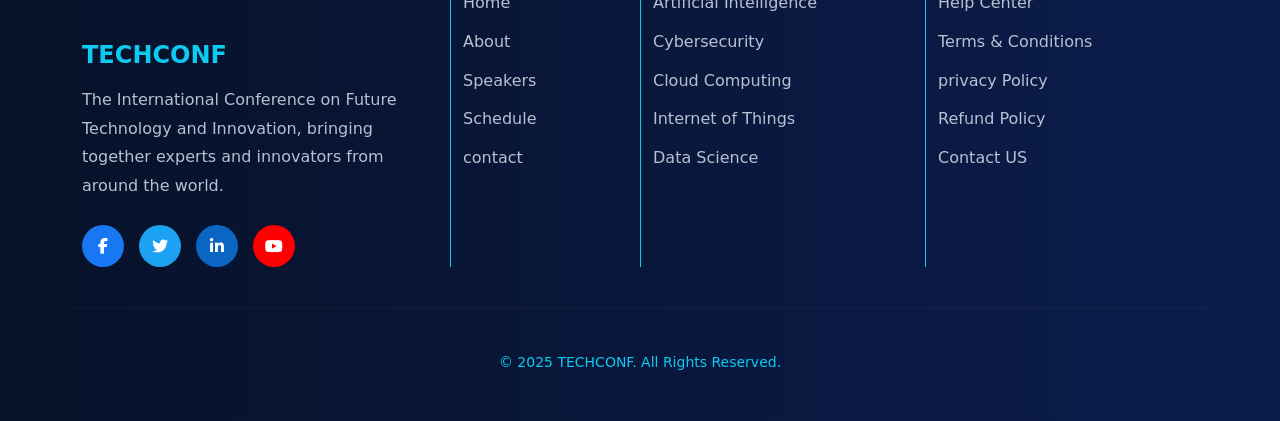
<file: speakers.html>
<!DOCTYPE html>
<html lang="en">

<head>
    <meta charset="UTF-8">
    <meta name="viewport" content="width=device-width, initial-scale=1.0">
    <title>speakers</title>
    <link href="https://cdn.jsdelivr.net/npm/bootstrap@5.3.8/dist/css/bootstrap.min.css" rel="stylesheet">
    <link rel="stylesheet" href="https://cdnjs.cloudflare.com/ajax/libs/font-awesome/6.7.2/css/all.min.css">
    <link rel="stylesheet" href="./css/team.css">
</head>

<body>
    <nav class="navbar navbar-expand-lg fixed-top">
        <div class="container">
            <a class="navbar-brand d-flex align-items-center" href="#">
                <img src="./css/img/logo.png" class="logo" alt="logo">

                <div class="logo-text ms-2">
                    <h4>TECHCONF</h4>
                    <p>AI & Technology</p>
                </div>
            </a>

            <button class="navbar-toggler" type="button" data-bs-toggle="collapse" data-bs-target="#navbarNavAltMarkup"
                aria-controls="navbarNavAltMarkup" aria-expanded="false" aria-label="Toggle navigation">
                <span class="navbar-toggler-icon"></span>
            </button>
            <div class="collapse navbar-collapse" id="navbarNavAltMarkup">
                <ul class="navbar-nav mx-auto">
                    <li class="nav-item">
                        <a class="nav-link active" href="./projetct.html">Home</a>
                    </li>
                    <li class="nav-item">
                        <a class="nav-link" href="./projetct.html">About</a>
                    </li>
                    <li class="nav-item">
                        <a class="nav-link" href="#speakers">Speakers</a>
                    </li>
                    <li class="nav-item">
                        <a class="nav-link" href="SCHEDULE.html">Schedule</a>
                    </li>
                    <li class="nav-item">
                        <a class="nav-link" href="./Ticket.html">Ticket</a>
                    </li>
                    <li class="nav-item">
                        <a class="nav-link" href="./projetct.html">Venue</a>
                    </li>
                    <li class="nav-item">
                        <a class="nav-link" href="./projetct.html">Statistics</a>
                    </li>
                    <li class="nav-item">
                        <a class="nav-link" href="./contact.html">Contact</a>
                    </li>
                </ul>
                <a href="./support.html" class="btn btn-register">
                    Support
                    <i class="fa-solid fa-angle-right"></i>
                </a>
            </div>
        </div>
    </nav>
    <section class="ma">

        <div class="overlay"></div>

        <div class="content">
            <h1>Register Now</h1>

            <h2>Be Part of the Event</h2>

            <p>
                Join the biggest technology conference and connect with
                industry leaders, innovators, and AI experts from around the world.
            </p>


        </div>

    </section>
    <section class="speakers py-5" id="speakers">

        <div class="container">

            <div class="text-center mb-5">

                <p class="text-primary fw-bold">
                    KEYNOTE SPEAKERS
                </p>

                <h2 class="display-5 fw-bold text-white">
                    Meet the <span class="text-primary">Minds</span> Behind the Event
                </h2>

                <p class="text-light">
                    Learn from industry leaders, innovators, and visionaries
                    shaping the future.
                </p>

            </div>

            <div class="row g-4">

                <!-- Card 1 -->
                <div class="col-lg-3 col-md-6">

                    <div class="speaker-card text-center">

                        <img src="./css/img/Dr1.jpeg" class="speaker-img" alt="">

                        <h4>Dr. Alex Morgan</h4>

                        <h6>AI Research Lead</h6>

                        <p>
                            The Future of AI, Opportunities
                            and Ethical Challenges.
                        </p>

                        <a href="./speaker1.html" class="profile-btn">
                            View Profile
                            <i class="fa-solid fa-arrow-right"></i>
                        </a>

                    </div>

                </div>

                <!-- Card 2 -->
                <div class="col-lg-3 col-md-6">

                    <div class="speaker-card text-center">

                        <img src="./css/img/Dr2.jpeg" class="speaker-img" alt="">

                        <h4>Sarah Johnson</h4>

                        <h6>Cyber Security Expert</h6>

                        <p>
                            Building a Safer Digital World
                            Through Modern Security.
                        </p>

                        <a href="./speaker2.html" class="profile-btn">
                            View Profile
                            <i class="fa-solid fa-arrow-right"></i>
                        </a>

                    </div>

                </div>

                <!-- Card 3 -->
                <div class="col-lg-3 col-md-6">

                    <div class="speaker-card text-center">

                        <img src="./css/img/Dr3.jpeg" class="speaker-img" alt="">

                        <h4>Michael Chen</h4>

                        <h6>Cloud Architect</h6>
                        <p>
                            Scaling Cloud Systems
                            For Future Applications.
                        </p>
                        <a href="./speaker3.html" class="profile-btn">
                            View Profile
                            <i class="fa-solid fa-arrow-right"></i>
                        </a>
                    </div>
                </div>
                <!-- Card 4 -->
                <div class="col-lg-3 col-md-6">
                    <div class="speaker-card text-center">
                        <img src="./css/img/D4.jpeg" class="speaker-img" alt="">
                        <h4>Emily Rodriguez</h4>
                        <h6>Data Science Lead</h6>
                        <p>
                            Data Driven Decisions
                            And Business Innovation.
                        </p>
                        <a href="./speaker4.html" class="profile-btn">
                            View Profile
                            <i class="fa-solid fa-arrow-right"></i>
                        </a>
                    </div>
                </div>
            </div>
            <!-- Bottom Banner -->
            <div class="ticket-box mt-5">
                <div class="row align-items-center">
                    <div class="col-lg-8">
                        <h3>Don't miss these inspiring sessions!</h3>
                        <p>
                            Join us live and be part of an unforgettable experience.
                        </p>
                    </div>
                    <div class="col-lg-4 text-lg-end">
                        <button class="btn btn-primary px-4 py-3 rounded-pill"
                            onclick="window.location.href='./Ticket.html'">
                            Get Your Ticket Now
                            <i class="fa-solid fa-arrow-right"></i>
                        </button>
                    </div>
                </div>
            </div>
        </div>
    </section>
   <footer class="footer py-5">
        <div class="container">

            <div class="row gy-4">

                <!-- Logo -->
                <div class="col-lg-4">

                    <img src="./css/img/logo.png" class="footer-logo mb-3" alt="Logo">

                    <h4 class="mb-3 text-info">TECHCONF</h4>

                    <p>
                        The International Conference on Future Technology and Innovation,
                        bringing together experts and innovators from around the world.
                    </p>

                    <div class="icons mt-4">
                        <i class="fa-brands fa-facebook-f"></i>
                        <i class="fa-brands fa-twitter"></i>
                        <i class="fa-brands fa-linkedin-in"></i>
                        <i class="fa-brands fa-youtube"></i>
                    </div>

                </div>

                <!-- Quick Links -->
                <div class="col-lg-2 text-info">

                    <h5 class="text-info">Quick Links</h5>

                    <ul class="list-unstyled">

                         <li><a href="./projetct.html">Home</a></li>
                            <li><a href="./projetct.html">About</a></li>
                            <li><a href="./speakers.html">Speakers</a></li>
                            <li><a href="./SCHEDULE.html">Schedule</a></li>
                            <li><a href="./contact.html">contact</a></li>
                    </ul>

                </div>

                <!-- Topics -->
                <div class="col-lg-3 text-info ">

                    <h5 class="text-info">Topics</h5>

                    <ul class="list-unstyled">

                        <li>Artificial Intelligence</li>
                        <li>Cybersecurity</li>
                        <li>Cloud Computing</li>
                        <li>Internet of Things</li>
                        <li>Data Science</li>

                    </ul>

                </div>

                <!-- Contact -->
                <div class="col-lg-3 text-info">

                    <h5 class="text-info">Support</h5>

                    <ul class="list-unstyled">

                        <li>Help Center</li>
                        <li>Terms & Conditions</li>
                        <li>privacy Policy</li>
                        <li>Refund Policy</li>
                        <li>Contact US</li>

                    </ul>
   
                </div>
                <hr class="text-info">
        <div class="text-center copy text-info">
            © 2025 TECHCONF. All Rights Reserved.
        </div>
                </div>
        </div>
    </footer>
</body>

</html>
</file>
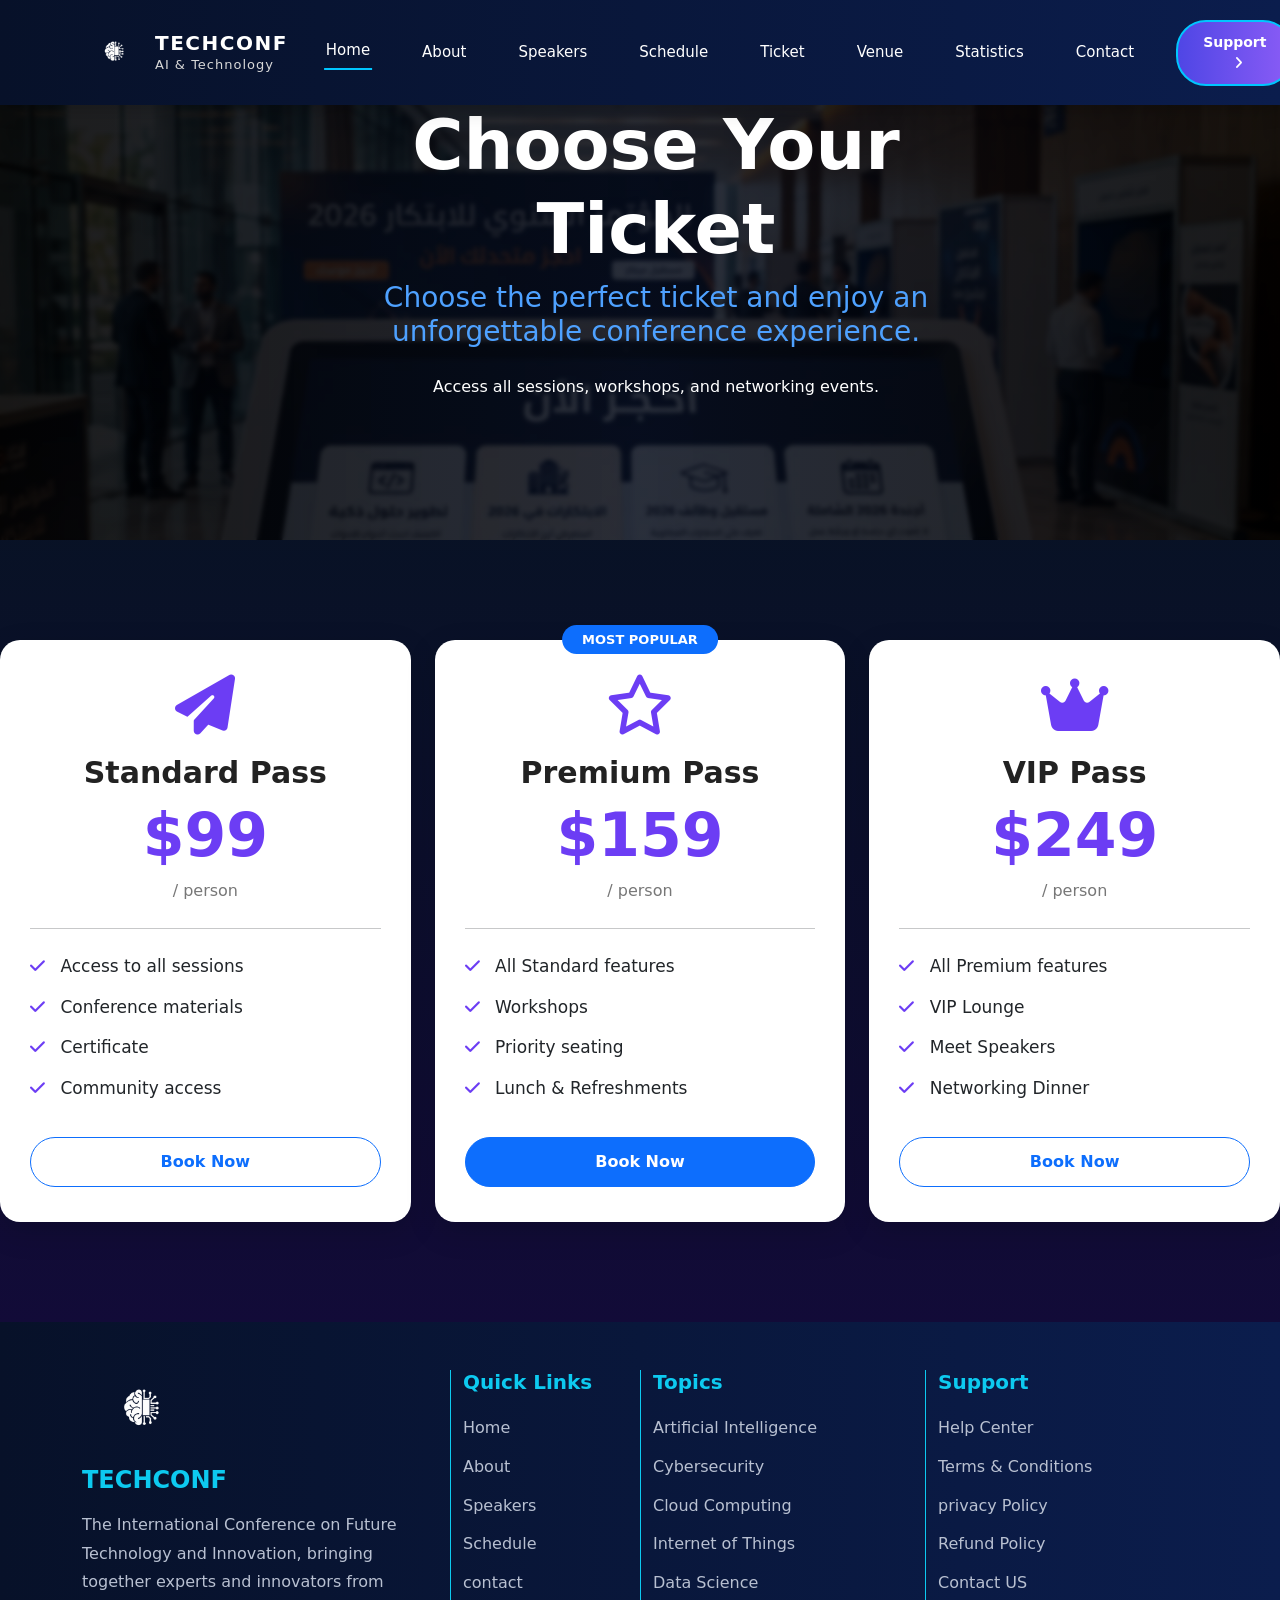
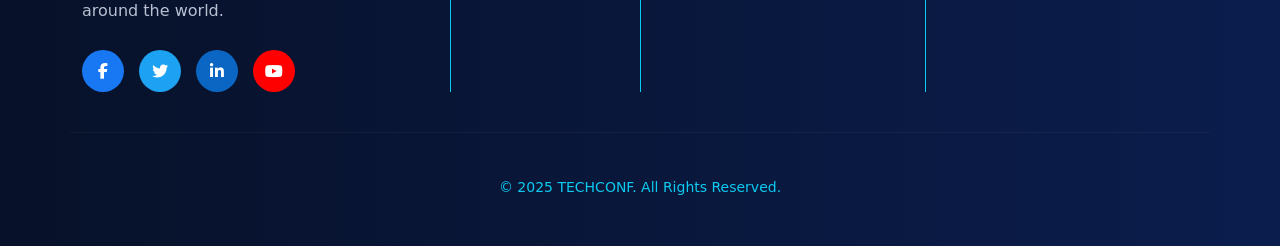
<file: Ticket.html>
<!DOCTYPE html>
<html lang="en">

<head>
    <meta charset="UTF-8">
    <title> Ticket</title>
    <link rel="icon" type="image/png" sizes="32x32" href="css/img/logo.png">
    <link href="https://cdn.jsdelivr.net/npm/bootstrap@5.3.8/dist/css/bootstrap.min.css" rel="stylesheet">
    <link rel="stylesheet" href="https://cdnjs.cloudflare.com/ajax/libs/font-awesome/6.7.2/css/all.min.css">
    <link rel="stylesheet" href="./css/team.css">
</head>

<body>

    <nav class="navbar navbar-expand-lg fixed-top">
        <div class="container">
            <a class="navbar-brand d-flex align-items-center" href="#">
                <img src="./css/img/logo.png" class="logo" alt="logo">

                <div class="logo-text ms-2">
                    <h4>TECHCONF</h4>
                    <p>AI & Technology</p>
                </div>
            </a>

            <button class="navbar-toggler" type="button" data-bs-toggle="collapse" data-bs-target="#navbarNavAltMarkup"
                aria-controls="navbarNavAltMarkup" aria-expanded="false" aria-label="Toggle navigation">
                <span class="navbar-toggler-icon"></span>
            </button>
            <div class="collapse navbar-collapse" id="navbarNavAltMarkup">
                <ul class="navbar-nav mx-auto">
                    <li class="nav-item">
                        <a class="nav-link active" href="./projetct.html">Home</a>
                    </li>
                    <li class="nav-item">
                        <a class="nav-link" href="./projetct.html">About</a>
                    </li>
                    <li class="nav-item">
                        <a class="nav-link" href="./speakers.html">Speakers</a>
                    </li>
                    <li class="nav-item">
                        <a class="nav-link" href="./SCHEDULE.html">Schedule</a>
                    </li>
                    <li class="nav-item">
                        <a class="nav-link" href="#TICKET">Ticket</a>
                    </li>
                    <li class="nav-item">
                        <a class="nav-link" href="./projetct.html">Venue</a>
                    </li>
                    <li class="nav-item">
                        <a class="nav-link" href="./projetct.html">Statistics</a>
                    </li>
                    <li class="nav-item">
                        <a class="nav-link" href="./contact.html">Contact</a>
                    </li>
                </ul>
                <a href="./support.html" class="btn btn-register">
                    Support
                    <i class="fa-solid fa-angle-right"></i>
                </a>
            </div>
        </div>
    </nav>
    <section class="mi">

        <div class="overlay"></div>

        <div class="contenti my-3 pe-5">
            <h1>Choose Your Ticket</h1>

            <h2>Choose the perfect ticket and enjoy an unforgettable conference experience.</h2>

            <p>
                Access all sessions, workshops, and networking events.
            </p>


        </div>

    </section>
    <div class="ticket row g-4" id="TICKET">
        <!-- Standard -->
        <div class="col-lg-4">
            <div class="ticket-card">

                <div class="text-center">
                    <i class="fa-solid fa-paper-plane ticket-icon"></i>

                    <h3>Standard Pass</h3>

                    <h1>$99</h1>

                    <span>/ person</span>
                </div>

                <hr>

                <ul class="list-unstyled">
                    <li><i class="fa-solid fa-check"></i> Access to all sessions</li>
                    <li><i class="fa-solid fa-check"></i> Conference materials</li>
                    <li><i class="fa-solid fa-check"></i> Certificate</li>
                    <li><i class="fa-solid fa-check"></i> Community access</li>
                </ul>

                <button class="btn btn-outline-primary w-100" onclick="window.location.href='./SCHEDULE.html'">
                    Book Now
                </button>

            </div>
        </div>

        <!-- Premium -->

        <div class="col-lg-4">

            <div class="ticket-card">

                <div class="badge bg-primary">
                    MOST POPULAR
                </div>

                <div class="text-center">

                    <i class="fa-regular fa-star ticket-icon"></i>

                    <h3>Premium Pass</h3>

                    <h1>$159</h1>

                    <span>/ person</span>

                </div>

                <hr>

                <ul class="list-unstyled">
                    <li><i class="fa-solid fa-check"></i> All Standard features</li>
                    <li><i class="fa-solid fa-check"></i> Workshops</li>
                    <li><i class="fa-solid fa-check"></i> Priority seating</li>
                    <li><i class="fa-solid fa-check"></i> Lunch & Refreshments</li>
                </ul>

                <button class="btn btn-primary w-100" onclick="window.location.href='./SCHEDULE.html'">
                    Book Now
                </button>

            </div>

        </div>

        <!-- VIP -->

        <div class="col-lg-4">

            <div class="ticket-card">

                <div class="text-center">

                    <i class="fa-solid fa-crown ticket-icon"></i>

                    <h3>VIP Pass</h3>

                    <h1>$249</h1>

                    <span>/ person</span>

                </div>

                <hr>

                <ul class="list-unstyled">
                    <li><i class="fa-solid fa-check"></i> All Premium features</li>
                    <li><i class="fa-solid fa-check"></i> VIP Lounge</li>
                    <li><i class="fa-solid fa-check"></i> Meet Speakers</li>
                    <li><i class="fa-solid fa-check"></i> Networking Dinner</li>
                </ul>

                <button class="btn btn-outline-primary w-100" onclick="window.location.href='./SCHEDULE.html'">
                    Book Now
                </button>
            </div>
        </div>
    </div>
   <footer class="footer py-5">
        <div class="container">

            <div class="row gy-4">

                <!-- Logo -->
                <div class="col-lg-4">

                    <img src="./css/img/logo.png" class="footer-logo mb-3" alt="Logo">

                    <h4 class="mb-3 text-info">TECHCONF</h4>

                    <p>
                        The International Conference on Future Technology and Innovation,
                        bringing together experts and innovators from around the world.
                    </p>

                    <div class="icons mt-4">
                        <i class="fa-brands fa-facebook-f"></i>
                        <i class="fa-brands fa-twitter"></i>
                        <i class="fa-brands fa-linkedin-in"></i>
                        <i class="fa-brands fa-youtube"></i>
                    </div>

                </div>

                <!-- Quick Links -->
                <div class="col-lg-2 text-info">

                    <h5 class="text-info">Quick Links</h5>

                    <ul class="list-unstyled">

                         <li><a href="./projetct.html">Home</a></li>
                            <li><a href="./projetct.html">About</a></li>
                            <li><a href="./speakers.html">Speakers</a></li>
                            <li><a href="./SCHEDULE.html">Schedule</a></li>
                            <li><a href="./contact.html">contact</a></li>
                    </ul>

                </div>

                <!-- Topics -->
                <div class="col-lg-3 text-info ">

                    <h5 class="text-info">Topics</h5>

                    <ul class="list-unstyled">

                        <li>Artificial Intelligence</li>
                        <li>Cybersecurity</li>
                        <li>Cloud Computing</li>
                        <li>Internet of Things</li>
                        <li>Data Science</li>

                    </ul>

                </div>

                <!-- Contact -->
                <div class="col-lg-3 text-info">

                    <h5 class="text-info">Support</h5>

                    <ul class="list-unstyled">

                        <li>Help Center</li>
                        <li>Terms & Conditions</li>
                        <li>privacy Policy</li>
                        <li>Refund Policy</li>
                        <li>Contact US</li>

                    </ul>
   
                </div>
                <hr class="text-info">
        <div class="text-center copy text-info">
            © 2025 TECHCONF. All Rights Reserved.
        </div>
                </div>
        </div>
    </footer>
</body>

</html>
</file>
<file: css/style.css>
*{
    margin:0;
    padding:0;
    box-sizing:border-box;
    font-family:Arial, Helvetica, sans-serif;
}

body{
    min-height:100vh;
    background:linear-gradient(180deg,#081225,#120b38);
}

.login{
    min-height:100vh;
    background:
    linear-gradient(rgba(0,0,0,.65),rgba(0,0,0,.65)),
    url("./img/m2.jpeg");
    background-size:cover;
    background-position:center;
    background-repeat:no-repeat;
}

.overlay{
    min-height:100vh;
    display:flex;
    justify-content:center;
    align-items:center;
    padding:30px;
}

.login-box{
    width:430px;
    background:rgba(255,255,255,.08);
    backdrop-filter:blur(18px);
    border:1px solid rgba(255,255,255,.18);
    border-radius:25px;
    padding:45px;
    text-align:center;
    color:#fff;
    box-shadow:0 20px 45px rgba(0,0,0,.45);
    animation:show .8s ease;
}

@keyframes show{
    from{
        opacity:0;
        transform:translateY(50px);
    }
    to{
        opacity:1;
        transform:translateY(0);
    }
}

.logo{
    width:100px;
    margin-bottom:20px;
    transition:.4s;
}

.logo:hover{
    transform:scale(1.08) rotate(5deg);
}

.login-box h2{
    font-size:36px;
    margin-bottom:10px;
}

.login-box p{
    color:#ddd;
    margin-bottom:30px;
}

.input-box{
    display:flex;
    align-items:center;
    gap:12px;
    margin-bottom:20px;
    padding:15px 18px;
    border-radius:15px;
    border:1px solid rgba(255,255,255,.25);
    background:rgba(255,255,255,.08);
    transition:.35s;
}

.input-box:hover{
    border-color:#8b5cf6;
}

.input-box:focus-within{
    border-color:#8b5cf6;
    box-shadow:0 0 18px rgba(139,92,246,.45);
}

.input-box i{
    color:#8b5cf6;
    font-size:20px;
}

.input-box input{
    width:100%;
    border:none;
    outline:none;
    background:transparent;
    color:#fff;
    font-size:16px;
}

.input-box input::placeholder{
    color:#ddd;
}

.options{
    display:flex;
    justify-content:space-between;
    align-items:center;
    margin-bottom:20px;
    font-size:14px;
}

.options label{
    color:#eee;
}

.options input{
    margin-right:5px;
}

.options a{
    color:#9d8bff;
    text-decoration:none;
    transition:.3s;
}

.options a:hover{
    color:#fff;
}

.login-btn{
    width:100%;
    padding:15px;
    border-radius:50px;
    background:linear-gradient(90deg,#4f46e5,#8b5cf6);
    color:#fff;
    font-size:18px;
    font-weight:bold;
    text-decoration:none;
    display:flex;
    justify-content:center;
    align-items:center;
    gap:10px;
    transition:.35s;
    margin-top:10px;
}

.login-btn:hover{
    transform:translateY(-5px);
    box-shadow:0 0 25px rgba(139,92,246,.6);
    color:#fff;
}

.register{
    margin-top:25px;
    color:#ddd;
    text-align:center;
}

.register a{
    color:#8b5cf6;
    text-decoration:none;
    font-weight:bold;
}

.register a:hover{
    color:#fff;
}

@media(max-width:500px){

    .login-box{
        width:100%;
        padding:30px 20px;
    }

    .login-box h2{
        font-size:30px;
    }

    .logo{
        width:80px;
    }

}
</file>
<file: css/team.css>
body{
    margin: 0px;
    padding: 0px;
    background-color: rgb(241, 237, 237);
}
button:hover{
    transition: 0.3s;
    transform: scale(0.7);
}
.navbar {
   background: linear-gradient(90deg,#071129,#0b1d4d);
    padding: 15px 0;
    box-shadow: 0 4px 20px rgba(0, 0, 0, 0.2);
}

.logo {
    width: 65px;
    height: 65px;
    object-fit: contain;
}

.logo-text h4 {
    color: #ffffff;
    font-size: 20px;
    font-weight: 700;
    letter-spacing: 1.5px;
    margin: 0;
}

.logo-text p {
    color: #aab7c4;
    font-size: 11px;
    letter-spacing: 1px;
    margin: 2px 0 0;
}

/* Navbar Links */
.navbar-nav {
    gap: 8px;
}

.navbar .nav-link {
    color: #ffffff;
    font-size: 15px;
    font-weight: 500;
    padding: 8px 12px !important;
    position: relative;
    transition: 0.3s ease;
}
/* Hover */
.navbar .nav-link:hover {
    color: #00c6ff;
}

/* Active */
.navbar .nav-link.active {
    color: #00c6ff;
}

.navbar .nav-link::after {
    content: "";
    position: absolute;
    width: 0;
    height: 2px;
    background: #00c6ff;
    left: 50%;
    bottom: 0;
    transform: translateX(-50%);
    transition: 0.3s ease;
}

.navbar .nav-link:hover::after,
.navbar .nav-link.active::after {
    width: 70%;
}

/* Register Button */
.btn-register {
    background: #00c6ff;
    color: #ffffff;
    padding: 11px 20px;
    border-radius: 30px;
    font-size: 14px;
    font-weight: 600;
    border: 2px solid #00c6ff;
    transition: 0.3s ease;
    margin-left: 20px;
}

.btn-register i {
    margin-left: 8px;
    transition: 0.3s ease;
}

.btn-register:hover {
    background: transparent;
    color: #00c6ff;
    border-color: #00c6ff;
}

.btn-register:hover i {
    transform: translateX(4px);
}

/* Mobile */
.navbar-toggler {
    border: 1px solid rgba(255, 255, 255, 0.5);
}

.navbar-toggler:focus {
    box-shadow: none;
}

.navbar-toggler-icon {
    filter: invert(1);
}

@media (max-width: 991px) {

    .navbar {
        padding: 12px 15px;
    }

    .navbar-collapse {
        background: rgba(10, 25, 45, 0.95);
        backdrop-filter: blur(10px);
        padding: 20px;
        margin-top: 15px;
        border-radius: 15px;
    }

    .navbar-nav {
        gap: 5px;
    }

    .navbar .nav-link {
        padding: 10px 5px !important;
    }

    .btn-register {
        display: inline-block;
        margin: 15px 0 0;
    }
}

.logo-text h4{
    color: #fff;
    margin: 0;
    font-weight: 700;
}

.logo-text p{
    color: #d8d8d8;
    margin: 0;
    font-size: 13px;
}

.navbar-nav .nav-link{
    color: white !important;
    margin: 0 10px;
    transition: .3s;
}

.navbar-nav .nav-link:hover{
    color: #6c63ff !important;
}

.navbar .nav-link{
    transition:0.3s ease;
}

.navbar .nav-link:focus,
.navbar .nav-link:hover,
.navbar .nav-link.active{
    color:rgb(49,49,154);

    transform:translateY(-2px);
}

.btn-register{
    background: linear-gradient(90deg,#4f46e5,#8b5cf6);
    color: white;
    border-radius: 30px;
    padding: 10px 25px;
}

.btn-register:hover{
    color: white;
     transition: 0.3s;
    transform: scale(0.7);
}
/* start hero */

.hero{
    background: linear-gradient(90deg,#071129,#0b1d4d);
    min-height:100vh;
    display:flex;
    align-items:center;
    overflow:hidden;
}

/* الكلام */

.hero h1{
    font-size:60px;

    opacity:0;
    transform:translateX(-70px);

    animation: heroText 2s ease 0.3s forwards;
}

.hero p{
    opacity:0;
    transform:translateY(30px);

    animation: heroParagraph 2s ease 0.7s forwards;
}


/* الصورة */

.hero img{
    width:100%;
    max-width:650px;

    filter:drop-shadow(0 0 30px #1f6fff);

    opacity:0;
    transform:translateX(70px) scale(.95);

    animation: heroImage 2.2s ease 0.5s forwards;

    transition:0.5s ease;
}

.hero img:hover{
    transform:scale(1.03);
    filter:drop-shadow(0 0 45px #1f6fff);
}


/* الأزرار */

.hero .btn{
    border-radius:30px;
    padding:12px 30px;

    opacity:0;
    transform:translateY(30px);

    animation: heroButton 1.5s ease 1s forwards;

    transition:0.4s ease;
}

.hero .btn:hover{
    transform:translateY(-5px);
    box-shadow:0 10px 25px rgba(31,111,255,.4);
}


@keyframes heroText{

    from{
        opacity:0;
        transform:translateX(-70px);
    }

    to{
        opacity:1;
        transform:translateX(0);
    }

}

@keyframes heroParagraph{

    from{
        opacity:0;
        transform:translateY(30px);
    }

    to{
        opacity:1;
        transform:translateY(0);
    }

}

@keyframes heroImage{

    from{
        opacity:0;
        transform:translateX(70px) scale(.95);
    }

    to{
        opacity:1;
        transform:translateX(0) scale(1);
    }

}

@keyframes heroButton{

    from{
        opacity:0;
        transform:translateY(30px);
    }

    to{
        opacity:1;
        transform:translateY(0);
    }

}





/* end hero */

.about{
    padding: 70px;
    background-color: rgb(241, 237, 237);
    animation: aboutFade 1s ease both;
}
.about-text{
    display: flex;
    flex-direction: column;
    color: #230970;
   opacity: 0;
    transform: translateX(-60px);
    animation: textShow 2.5s ease 0.3s forwards;
}
.about .row{
    align-items: center;
}

.icon-i i{
    color: #230970;
    width: 45px;
    height: 45px;
    border: 2px solid;
    border-radius: 50%;
    display: flex;
    justify-content: center;
    align-items: center;
    background-color: rgb(235, 231, 231);

    transition: 0.3s ease;
}

.icon-i i:hover{
    transform: scale(1.2) rotate(8deg);
    color: #230970;
}

.about-photo{
    display: flex;
    justify-content: center;
    align-items: center;

    /* حركة ظهور الصورة */
    opacity: 0;
    transform: translateX(60px);
    animation: photoShow 1s ease 0.4s forwards;
}

.about-photo img{
    border-radius: 25%;
    max-width: 550px;
    height: auto;
    width: 100%;

    box-shadow: 0 20px 45px #230970;

    transition: 0.4s ease;
}

.about-photo img:hover{
    transform: scale(1.03);
    box-shadow: 0 25px 55px rgba(35, 9, 112, 0.4);
}


@keyframes aboutFade{

    from{
        opacity: 0;
    }

    to{
        opacity: 1;
    }

}

@keyframes textShow{

    from{
        opacity: 0;
        transform: translateX(-60px);
    }

    to{
        opacity: 1;
        transform: translateX(0);
    }

}

@keyframes photoShow{

    from{
        opacity: 0;
        transform: translateX(60px);
    }

    to{
        opacity: 1;
        transform: translateX(0);
    }
}
.static-all{
    width: 65%;
    margin: 60px auto;
    padding: 40px;
    border: 1px solid #3b35ff;
    border-radius: 20px;
    box-shadow: 0 0 10px #390ac8;
}
.static-items{
width: 100%;
 }
.item-row{
width: 100%;
margin-bottom: 30px;
transition: 0.3s ;

  }
.static-icons {
   float: left;
    width: 90px;
    height: 90px;
    margin: 18px 35px 10px 25px;
    border: 2px solid #390ac8;
    border-radius: 50%;
    background-color: rgb(2, 2, 41);
    color: #5b2cff;
    font-size: 40px;
    text-align: center;
    line-height: 90px;
    box-shadow: 0 0 10px #390ac8;

  
}
.item-row:hover{
    transform: translateX(15px) ;
}
.contenttt {
    padding-top: 25px;
    color: white;
    border-radius: 18px;
    border: 1px solid rgb(55, 5, 101);
    padding-bottom: 25px;
    box-shadow: 0 0 10px #390ac8;
    padding: 20px 20px;
}
.contenttt h2 {
    color: #4507fe;
    font-size: 20px;
  
}

.contenttt p {
    margin: 0;
    color: #a5acc5;
    font-size: 16px;
    line-height: 1.5;
  
}
 .book-part{
  border: 1px solid navy;
  border-radius: 15%;
padding: 30px 10px;
text-align: center;
display: flex;
flex-direction: column;
/*margin: 0px 1px;*/
transition: 0.3s;
box-shadow: 0 20px 45px;
   color: #230970;
 }
  .book-part:hover{
    transform: scale(1.05);
  
  }
 .icon-box{

    display:flex;
    justify-content:center;
    align-items:center;
    margin-bottom:25px;
}

 .text-h{

color: #230970;

 }


/* ================= SPEAKERS ================= */

.speakers{
    background: linear-gradient(180deg,#081225,#0b1433);
    padding:100px 0;
    overflow:hidden;
}


/* عنوان القسم */

.speakers h2{
    font-weight:700;

    opacity:0;
    transform:translateY(-40px);

    animation:speakerTitle 2s ease .2s forwards;
}


/* الكروت */

.speaker-card{
    background:#111c39;
    border:1px solid rgba(255,255,255,.08);
    border-radius:20px;
    padding:30px 20px;
    text-align:center;
    height:100%;

    opacity:0;
    transform:translateY(80px) scale(.9);

    animation:speakerCardShow 1.5s ease forwards;

    transition:
        transform .5s ease,
        box-shadow .5s ease,
        border-color .5s ease;
}
.speaker-card:nth-child(1){
    animation-delay:.3s;
}
.speaker-card:nth-child(2){
    animation-delay:.6s;
}

.speaker-card:nth-child(3){
    animation-delay:.9s;
}

.speaker-card:nth-child(4){
    animation-delay:1.2s;
}

/* Hover الكارت */

.speaker-card:hover{
    transform:translateY(-15px) scale(1.03);
    box-shadow:0 0 20px #7b4dff,0 0 45px rgba(123,77,255,.45);
    border-color:#7b4dff;
}
.speaker-img{
    width:170px;
    height:170px;
    border-radius:50%;
    object-fit:cover;

    border:4px solid #7b4dff;
    margin-bottom:20px;

    opacity:0;
    transform:scale(.5) rotate(-10deg);

    animation:speakerImage 1.2s ease 1s forwards;

    transition:
        transform .5s ease,
        box-shadow .5s ease;
}
.speaker-card:hover .speaker-img{
    transform:scale(1.08) rotate(3deg);

    box-shadow:
        0 0 20px #7b4dff,
        0 0 40px rgba(123,77,255,.5);
}


/* اسم المتحدث */

.speaker-card h4{
    color:#fff;
    font-size:28px;
    margin-top:10px;

    opacity:0;
    transform:translateY(20px);

    animation:speakerText 1s ease 1.2s forwards;

    transition:.3s ease;
}

.speaker-card:hover h4{
    color:#9d7cff;
}


/* الوظيفة */

.speaker-card h6{
    color:#8d5cff;
    margin-bottom:20px;

    opacity:0;
    transform:translateY(20px);

    animation:speakerText 1s ease 1.4s forwards;
}


/* الوصف */

.speaker-card p{
    color:#c8c8c8;
    line-height:1.8;
    font-size:15px;

    opacity:0;
    transform:translateY(20px);

    animation:speakerText 1s ease 1.6s forwards;
}


/* Profile Button */

.profile-btn{
    color:#8d5cff;
    text-decoration:none;
    font-weight:600;

    display:inline-block;

    transition:.4s ease;
}

.profile-btn i{
    margin-left:8px;

    transition:.4s ease;
}

.profile-btn:hover{
    color:#fff !important;

    transform:translateX(7px);
}

.profile-btn:hover i{
    transform:translateX(5px);
}


/* ========================= */
/* Animations */
/* ========================= */

@keyframes speakerTitle{

    from{
        opacity:0;
        transform:translateY(-40px);
    }

    to{
        opacity:1;
        transform:translateY(0);
    }

}


@keyframes speakerCardShow{

    from{
        opacity:0;
        transform:translateY(80px) scale(.9);
    }

    to{
        opacity:1;
        transform:translateY(0) scale(1);
    }

}

@keyframes speakerImage{

    from{
        opacity:0;
        transform:scale(.5) rotate(-10deg);
    }

    to{
        opacity:1;
        transform:scale(1) rotate(0);
    }

}


@keyframes speakerText{

    from{
        opacity:0;
        transform:translateY(20px);
    }

    to{
        opacity:1;
        transform:translateY(0);
    }

}


/* speakers */
  .back-link{
display: flex;
justify-content: flex-start;
align-items: flex-start;
color:#6c63ff ;

  }

   .back-link i{
    padding-left: 50px;
    padding-top: 7px;
   }

  .back-link p{
    padding-left: 40px;
    font-size: 20px;
  }

 .speakers-part{
    background-color: #010a21;

 }
 
 .speaker-image img{
width: 100%;
max-width: 300px;
max-height:300px ;
border: 2px solid rgb(90, 5, 169);
border-radius: 50%;
margin: auto;
box-shadow:0 0 30px  blueviolet;
margin-top: 5%;
 }

 .speaker-image img{
    transition: 0.5s;
}

.speaker-image img:hover{
    transform: scale(1.08);
    box-shadow: 0 0 45px #8b5cf6;
}


  .speakers-part h4{
    color: #8b5cf6 !important;
}
 .B-line{
width: 90px;
height: 3px;
background-color: #310891;
border-radius: 20px;

 }
 
 .social-icons{
display: flex;
justify-content: center;
align-items: center;
gap: 20px;


 }

.social-icons i{
width: 50px;
height: 50px;
border: 1px solid rgb(92, 26, 245);
border-radius: 50%;
background-color: #010a21 ;
color: rgb(10, 10, 194);
display: flex;
text-align: center;
justify-content: center;
align-items: center;
transition: 0.3s;
text-decoration: none;
}

.social-icons a{
    text-decoration: none;
    color: inherit;
    display: inline-flex;
}

.social-icons a:hover{
    text-decoration: none;
}

.social-icons i:hover{
    transform: translateY(-8px) scale(1.1);
    background:#8b5cf6;
    color:#fff;
    box-shadow:0 0 20px #8b5cf6;
}

/*  */

/* About Speaker */

.about-speaker{
    background-color: #07142d;
    padding: 80px 0;
}

.about-card{
    background: rgba(255,255,255,0.05);
    border: 1px solid rgba(139,92,246,.3);
    border-radius: 20px;
    padding: 55px;
    color: #fff;
  transition:0.4s;
  }

.about-card:hover{
    transform:translateY(-10px);
    box-shadow:0 0 30px rgba(139,92,246,.4);
}
 .session-item h5 i{
color: rgb(85, 13, 152) !important;
transition: 0.3s;
 }

 .session-item h5 i:hover{

    transform: scale(1.3);
 }

 .user-i{
font-size: 35px;
color:  rgb(85, 13, 152) ;
 }
/* part3 */
.experience{
    background-color: #07142d;
    padding: 80px 0;
}

.speaker-timeline{
    position: relative;
    max-width: 800px;
    margin: auto;
    padding-left: 40px;
}

.speaker-timeline::before{
    content: "";
    position: absolute;
    left: 12px;
    top: 0;
    width: 3px;
    height: 100%;
    background: #8b5cf6;
}

.speaker-timeline-item{
    position: relative;
    margin-bottom: 50px;
}

.speaker-timeline-dot{
    position: absolute;
    left: -36px;
    top: 8px;
    width: 20px;
    height: 20px;
    background: #8b5cf6;
    border-radius: 50%;
    border: 4px solid #07142d;
    box-shadow: 0 0 15px;
}

.achievements{
    background: #010a21;
}

.section-title h2{
    color: #fff;
    font-size: 35px;
    font-weight: 700;
}


.achievement-card{
    background: #09142d;
    border: 1px solid rgba(139, 92, 246, 0.2);
    border-radius: 18px;
    padding: 35px 25px;
    text-align: center;
    height: 100%;
    transition: 0.4s;
}

.achievement-card:hover{
    transform: translateY(-10px);
    border-color: #8b5cf6;
    box-shadow: 0 12px 30px rgba(139, 92, 246, 0.25);
}

.achievement-icon{
    width: 70px;
    height: 60px;
    background: linear-gradient(135deg,#8b5cf6,#6d28d9);
    border-radius: 50%;
    display: flex;
    justify-content: center;
    align-items: center;
    margin: 0 auto 20px;
}

.achievement-icon i{
    color: #fff;
    font-size: 28px;
}

.achievement-card h4{
    color: #fff;
    font-size: 22px;
    font-weight: 600;
    margin-bottom: 15px;
}

.achievement-card p{
    color: #b8c1d9;
    line-height: 1.8;
    font-size: 15px;
    margin: 0;
}

.speaker-timelinei-item{
    transition:.4s;
}

.speaker-timeline-item:hover{
    transform:translateX(15px);
}

.speaker-timeline-dot{
    transition:.4s;
}

.speaker-timeline-item:hover .speaker-timeline-dot{
    box-shadow:0 0 20px #8b5cf6;
}
 .buttons {
display: flex;
gap: 10px;
text-align: center;
align-items: center;
justify-content: center;
 }

 .btn-b{
border-radius: 10px ;
font-size: 17px;
padding: 15px 25px;
background-color: #8B5CF6;
color: white;
border: none;
transition: 0.3s;
 }

.btn-b:hover{
    transform: scale(0.7);
}
 .btn-b2{
border-radius: 10px ;
font-size: 17px;
padding: 15px 25px;
background-color:transparent;
color: white;
border: 1px solid  rgba(139, 92, 246, 0.25);
transition: 0.3s;
 }

 .btn-b2:hover{
      transform: scale(0.7);
 }
/* end */
/* ================= Ticket Box ================= */

.ticket-box{
     
    border-radius:20px;
    padding:35px;
    margin-top:70px;
}

.ticket-box h3{
    color:#fff;
    font-size:30px;
}

.ticket-box p{
    color:#bbb;
    margin:0;
}

.ticket-box .btn{
    background:#7b4dff;
    border:none;
    border-radius:50px;
    padding:15px 35px;
    font-size:18px;
}

.ticket-box .btn:hover{
    background:#9568ff;
}

/* ================= Responsive ================= */
@media(max-width:992px){

.speaker-card{
    margin-bottom:25px;
}

.ticket-box{
    text-align:center;
}

.ticket-box .text-lg-end{
    margin-top:20px;
}

}
.mo{
    background-image: url(./img/m3.jpeg);
     width: 100%;
    min-height: 50vh;
    background-position: center;
    background-size: cover;
    background-attachment: fixed;
}

.ma{
    position: relative;
    width: 100%;
    min-height: 60vh;
    background-image: url("./img/imgspeakers.jpeg");
    background-size: cover;
    background-position: center;
    background-attachment: fixed;
     text-align: center;
    display: flex;
    align-items: center;
    justify-content: center;
    padding-left: 80px;
}

.ma::before{
    content: "";
    position: absolute;
    inset: 0;
    background: rgba(0,0,0,.55);
}

.content{
    position: relative;
    color: white;
    max-width: 650px;
    z-index: 2;
}

.content h1{
    font-size: 80px;
    font-weight: 600;
    margin-bottom: 10px;
}

.content h2{
    font-size: 30px;
    color: #4ea1ff;
    margin-bottom: 25px;
}

.content p{
  
    line-height: 1.8;
    margin-bottom: 35px;
}
.mi{
    position: relative;
    width: 100%;
    min-height: 60vh;
    background-image: url("./img/ticket\ img.jpeg");
    background-size: cover;
    background-position: center;
    background-attachment: fixed;
    display: flex;
    justify-content: center;
    align-items: center;
    padding-left: 80px;
    text-align: center;
}
.mi::before{
    content: "";
    position: absolute;
    inset: 0;
    background: rgba(0,0,0,.55);
}

.contenti{
    position: relative;
    color: white;
    max-width: 650px;
    z-index: 2;
}

.contenti h1{
    font-size: 70px;
    font-weight: 600;
    margin-bottom: 10px;
}

.contenti h2{
    font-size: 28px;
    color: #4ea1ff;
    margin-bottom: 25px;
    
}

.contenti p{
    line-height: 1.8;
    margin-bottom: 35px;
}


.ai{
    position: relative;
    width: 100%;
    min-height: 70vh;
    background-image: url("./img/schedule\ img.jpeg");
    background-size: cover;
    background-position: center;
    background-attachment: fixed;
    display: flex;
    justify-content: center;
    align-items: center;
    padding-left: 80px;
    text-align: center;
}
.ai::before{
    content: "";
    position: absolute;
    inset: 0;
    background: rgba(0,0,0,.55);
}

.conteni{
    position: relative;
    color: white;
    max-width: 650px;
    z-index: 2;
}

.conteni h1{
    font-size: 80px;
    font-weight: 600;
    margin-bottom: 10px;
}

.conteni h2{
    font-size: 30px;
    color: #4ea1ff;
    margin-bottom: 25px;
    
}

.contenti p{
    line-height: 1.8;
    margin-bottom: 35px;
}

.card{
    width: 16%;
}
.card img{
    margin-top: 20px;
    width: 100%;
    height: 180px;
    border-radius: 50%;
}
.card h3{
    margin-top: 20px;
    border-bottom: 2px solid #ddd;
    display: inline-block;
    padding: 6px;
}
.card p{
    color: black;
    margin-top: 5px;
}


.venue{
     background: linear-gradient(180deg,#081225,#0b1433);
}
.venue h2{
    font-size:45px;
}

.carousel-item img{
    height:500px;
    object-fit:cover;
    border-radius:20px;
}

.carousel-control-prev,
.carousel-control-next{
    width:60px;
}

.feature-card{
    background:#101c42;
    color:#fff;
    border:1px solid rgba(255,255,255,.08);
    border-radius:18px;
    padding:30px 20px;
    text-align:center;
    transition:.4s;
    height:100%;
}

.feature-card:hover{
    transform:translateY(-8px);
    border-color:#6c3df4;
    box-shadow:0 10px 30px rgba(108,61,244,.35);
}

.feature-card i{
    width:70px;
    height:70px;
    background:linear-gradient(90deg,#4f46e5,#8b5cf6);
    border-radius:50%;
    display:flex;
    justify-content:center;
    align-items:center;
    margin:auto;
    margin-bottom:20px;
    font-size:28px;
}

.feature-card h5{
    margin-bottom:15px;
}

.feature-card p{
    color:#c7c7c7;
}

.carousel-indicators [data-bs-target]{
    width:12px;
    height:12px;
    border-radius:50%;
}

/* TICKETS */
.ticket{
    background:linear-gradient(180deg,#081225,#120b38);
    padding:100px 0;
}
.ticket-card{
    background:#fff;
    border-radius:20px;
    padding:35px 30px;
    position:relative;
    transition:.4s;
    height:100%;
    box-shadow:0 10px 30px rgba(0,0,0,.15);
}

.ticket-card:hover{
    transform:translateY(-10px);
    box-shadow:0 15px 35px rgba(123,77,255,.35);
}

.ticket-icon{
    font-size:60px;
    color:#6c3df4;
    margin-bottom:20px;
}

.ticket-card h3{
    font-size:30px;
    font-weight:bold;
    color:#222;
}

.ticket-card h1{
    font-size:60px;
    color:#6c3df4;
    font-weight:bold;
}

.ticket-card span{
    color:#777;
}

.ticket-card hr{
    margin:25px 0;
}

.ticket-card ul li{
    margin-bottom:15px;
    font-size:17px;
}

.ticket-card ul li i{
    color:#6c3df4;
    margin-right:10px;
}

.ticket-card .btn{
    margin-top:20px;
    border-radius:40px;
    padding:12px;
    font-weight:bold;
}

.badge{
    position:absolute;
    top:-15px;
    left:50%;
    transform:translateX(-50%);
    padding:8px 20px;
    border-radius:30px;
    font-size:13px;
}

.schedule{
    width:90%;
    margin:auto;
    padding:80px 0;
    text-align:center;
}

.schedule h4{
    color:#6c3df4;
    letter-spacing:2px;
    margin-bottom:10px;
}

.schedule h1{
    font-size:48px;
    color:#111;
    margin-bottom:15px;
}

.schedule > p{
    color:#666;
    margin-bottom:40px;
    line-height:1.8;
}

/* Buttons */

.days{
    display:flex;
    justify-content:center;
    gap:15px;
    margin-bottom:60px;
}

.days button{
    padding:12px 35px;
    border:none;
    border-radius:8px;
    cursor:pointer;
    background:#fff;
    box-shadow:0 5px 15px rgba(0,0,0,.08);
    transition:.3s;
    font-size:16px;
}

.days button:hover{
    background:#6c3df4;
    color:#fff;
}

.days .active{
    background:#6c3df4;
    color:#fff;
}

/* Timeline */

.timeline{
    position:relative;
    width:90%;
    max-width:1200px;
    margin:auto;
}

.timeline::before{
    content:"";
    position:absolute;
    width:4px;
    height:100%;
    background:#6c3df4;
    left:50%;
    transform:translateX(-50%);
}

.schedule{
    width:90%;
    margin:auto;
    padding:100px 0;
    text-align:center;
    overflow:hidden;
}
.schedule h4{
    color:#6c3df4;
    letter-spacing:3px;
    margin-bottom:10px;
    opacity:0;
    transform:translateY(-70px) scale(.8);
    animation:scheduleTitle 1.5s cubic-bezier(.17,.67,.35,1.3) .2s forwards;
}
.schedule h1{
    font-size:48px;
    color:#111;
    margin-bottom:15px;
    opacity:0;
    transform:scale(.6);
    animation:scheduleHeading 1.6s cubic-bezier(.17,.67,.35,1.25) .45s forwards;
}
.schedule > p{
    color:#666;
    margin-bottom:40px;
    line-height:1.8;
    opacity:0;
    transform:translateY(40px);
    animation:scheduleParagraph 1.3s ease .8s forwards;
}

.days{
    display:flex;
    justify-content:center;
    gap:15px;
    margin-bottom:60px;
    opacity:0;
    transform:translateY(50px) scale(.8);
    animation:daysAnimation 1.2s cubic-bezier(.17,.67,.35,1.3) 1s forwards;
}
.days button{
    padding:12px 35px;
    border:none;
    border-radius:8px;
    cursor:pointer;
    background:#fff;
    box-shadow:0 5px 15px rgba(0,0,0,.08);
    font-size:16px;
    transition:.4s cubic-bezier(.17,.67,.35,1.3);
}
.days button:hover{
    background:#6c3df4;
    color:#fff;

    transform:
        translateY(-8px)
        scale(1.08);
    box-shadow:0 12px 25px rgba(108,61,244,.35);
}


.days .active{
    background:#6c3df4;
    color:#fff;
    box-shadow:0 8px 25px rgba(108,61,244,.3);
}
.timeline{
    position:relative;
    width:90%;
    max-width:1200px;
    margin:auto;
}
/* الخط */
.timeline::before{
    content:"";
    position:absolute;
    width:5px;
    height:0;
    background:
linear-gradient(180deg,#6c3df4#8d5cff,#6c3df4);
    left:50%;
    transform:translateX(-50%);
    border-radius:20px;
    box-shadow:0 0 15px rgba(108,61,244,.5);
    animation:timelineLine 2.5s ease 1.3s forwards;
}

.card{
    width:44%;
    background:#fff;
    padding:30px 25px;
    border-radius:20px;
    box-shadow:0 10px 25px rgba(0,0,0,.08);
    position:relative;
    margin:40px 0;
    opacity:0;
    transition:
        transform .5s cubic-bezier(.17,.67,.35,1.3),
        box-shadow .5s ease,
        border-radius .5s ease;
    animation:
        cardReveal 1.4s cubic-bezier(.17,.67,.35,1.25) forwards;
}


/* الكروت تدخل بالتتابع */

.card:nth-child(1){
    animation-delay:1.4s;
}

.card:nth-child(2){
    animation-delay:1.7s;
}

.card:nth-child(3){
    animation-delay:2s;
}

.card:nth-child(4){
    animation-delay:2.3s;
}

.card:nth-child(5){
    animation-delay:2.6s;
}

.card:nth-child(6){
    animation-delay:2.9s;
}
/* الاتجاهات */
.card:nth-child(odd){
    left:0;
    transform:
        translateX(-120px)
        rotate(-4deg)
        scale(.8);
}
.card:nth-child(even){
    left:56%;

    transform:
        translateX(120px)
        rotate(4deg)
        scale(.8);
}
/* بعد الظهور */
.card:nth-child(odd){
    animation-name:cardLeft;
}
.card:nth-child(even){
    animation-name:cardRight;
}

/* Hover */
.card:hover{
    transform:
        translateY(-15px)
        scale(1.04)
        rotate(0deg) !important;

    box-shadow:
        0 20px 45px rgba(108,61,244,.3);

    border-radius:25px;
}


/* =========================
   TIMELINE DOT
========================= */

.card::after{
    content:"";

    width:18px;
    height:18px;

    border-radius:50%;

    background:#6c3df4;

    position:absolute;

    top:50%;

    opacity:0;

    transform:
        translateY(-50%)
        scale(0);

    box-shadow:
        0 0 0 0 rgba(108,61,244,.6);

    animation:
        dotAnimation .8s cubic-bezier(.17,.67,.35,1.5) forwards;
}


.card:nth-child(1)::after{
    animation-delay:1.8s;
}

.card:nth-child(2)::after{
    animation-delay:2.1s;
}

.card:nth-child(3)::after{
    animation-delay:2.4s;
}

.card:nth-child(4)::after{
    animation-delay:2.7s;
}

.card:nth-child(5)::after{
    animation-delay:3s;
}

.card:nth-child(6)::after{
    animation-delay:3.3s;
}


.card:nth-child(odd)::after{
    right:-54px;
}


.card:nth-child(even)::after{
    left:-54px;
}


/* =========================
   ICON
========================= */

.card i{
    width:70px;
    height:70px;

    border-radius:50%;

    background:#6c3df4;

    color:#fff;

    display:flex;

    justify-content:center;
    align-items:center;

    font-size:28px;

    margin:0 auto 20px;

    border:8px solid #f7f7fc;

    transition:
        .5s cubic-bezier(.17,.67,.35,1.4);

    animation:
        iconPop 1s cubic-bezier(.17,.67,.35,1.5) 2s backwards;
}


.card:hover i{
    transform:rotate(360deg)scale(1.15);
    box-shadow:0 0 25px rgba(108,61,244,.6);
}
.card h3{
    color:#6c3df4;
    margin-bottom:15px;

    transition:.3s ease;
}
.card h2{
    color:#222;
    margin-bottom:12px;

    transition:.3s ease;
}
.card p{
    color:#666;
    line-height:1.8;

    transition:.3s ease;
}
.card:hover h2{
    transform:translateY(-3px);
}
.card:hover h3{
    letter-spacing:1px;
}
.active-card{
    background:linear-gradient(135deg#6c3df4,#845cff);
 box-shadow:0 15px 40px rgba(108,61,244,.4);
}

.active-card h3,
.active-card h2,
.active-card p{
    color:#fff;
}


.active-card i{
    background:#fff;
    color:#6c3df4;
}
@keyframes scheduleTitle{

    from{
        opacity:0;
        transform:
            translateY(-70px)
            scale(.8);
    }
    to{
        opacity:1;
        transform:
            translateY(0)
            scale(1);
    }
}


@keyframes scheduleHeading{

    from{
        opacity:0;
        transform:scale(.6);
    }

    to{
        opacity:1;
        transform:scale(1);
    }
}


@keyframes scheduleParagraph{

    from{
        opacity:0;
        transform:translateY(40px);
    }

    to{
        opacity:1;
        transform:translateY(0);
    }
}


@keyframes daysAnimation{

    from{
        opacity:0;
        transform:
            translateY(50px)
            scale(.8);
    }

    to{
        opacity:1;
        transform:
            translateY(0)
            scale(1);
    }
}


@keyframes timelineLine{

    from{
        height:0;
    }

    to{
        height:100%;
    }
}


@keyframes cardLeft{

    from{
        opacity:0;

        transform:
            translateX(-120px)
            rotate(-4deg)
            scale(.8);
    }

    to{
        opacity:1;

        transform:
            translateX(0)
            rotate(0)
            scale(1);
    }
}


@keyframes cardRight{

    from{
        opacity:0;

        transform:
            translateX(120px)
            rotate(4deg)
            scale(.8);
    }

    to{
        opacity:1;

        transform:
            translateX(0)
            rotate(0)
            scale(1);
    }
}


@keyframes dotAnimation{

    0%{
        opacity:0;

        transform:
            translateY(-50%)
            scale(0);

        box-shadow:
            0 0 0 0 rgba(108,61,244,.6);
    }

    70%{
        opacity:1;

        transform:
            translateY(-50%)
            scale(1.4);

        box-shadow:
            0 0 0 15px rgba(108,61,244,0);
    }

    100%{
        opacity:1;

        transform:
            translateY(-50%)
            scale(1);

        box-shadow:
            0 0 0 0 rgba(108,61,244,0);
    }
}


@keyframes iconPop{

    from{
        opacity:0;
        transform:
            scale(0)
            rotate(-180deg);
    }

    to{
        opacity:1;
        transform:
            scale(1)
            rotate(0);
    }
}
/* Animation */

.reveal{
    opacity:0;
    transform:translateY(40px);
    animation:fadeUp .8s ease forwards;
}

.card:nth-child(1){
    animation-delay:.1s;
}

.card:nth-child(2){
    animation-delay:.3s;
}

.card:nth-child(3){
    animation-delay:.5s;
}

.card:nth-child(4){
    animation-delay:.7s;
}

.card:nth-child(5){
    animation-delay:.9s;
}

.card:nth-child(6){
    animation-delay:1.1s;
}

@keyframes fadeUp{

    from{
        opacity:0;
        transform:translateY(40px);
    }

    to{
        opacity:1;
        transform:translateY(0);
    }

}

/* Responsive */

@media(max-width:768px){

.timeline::before{
    left:25px;
}

.card{
    width:calc(100% - 70px);
    left:60px !important;
    margin:25px 0;
}

.card::after{
    left:-45px !important;
}

.schedule h1{
    font-size:34px;
}

.days{
    flex-wrap:wrap;
}
}

.sponser-content{
/*padding: 100px 50px;*/
display: flex;
justify-content: center;
align-items: center;
flex-direction: column;
border: 2px solid rgb(12, 12, 219);
/*width: 300px;*/
width: 100%;
max-width: 230px;
margin: 4px;
border-radius: 15%;
background-color:#021648;
box-shadow:0 8px 15px;
color: #230970;
transition: 0.3s;
/*margin-left: 95px;*/
padding: 60px 15px;
 }
 .sponser-content:hover{
transform: translateY(-8px);
 }

 .item i{
    color: #390ac8;
    width: 70px;
    height: 70px;
    border: 2px solid ;
    border-radius: 50%;
    display: flex;
    justify-content: center;
    align-items: center;
    background-color: rgb(2, 2, 41);
    transition: 0.3s;
    font-size: 30px;
 }
 .item i:hover{
  transform: scale(1.2);
      color: #390ac8;
 }
 .team{
  color: #4507fe;
 }

.line {
    border-bottom: 2px solid blue;
    width: 150px;
    margin: 20px auto;
}
 .aboutt{
  background-color:#020b26;
 }
 .confirm-section{
    width: 100%;
    height: 50vh;
    display: flex;
    justify-content: center;
    align-items: center;
}

.confirm-btn{
    padding: 20px 50px;
    font-size: 24px;
    font-weight: bold;
    color: white;
    border: none;
    border-radius: 50px;
    background: linear-gradient(90deg,#2563eb,#8b5cf6);
    cursor: pointer;
    transition: 0.3s;
    box-shadow: 0 0 25px rgba(139,92,246,.5);
   
}
/* start contact us  */

.contact{
    background: #010219;
}

.contact p:first-child{
    color: #6c63ff !important;
    letter-spacing: 2px;
}

.contact-box{
    background: #010219;
    border: 1px solid rgba(255,255,255,.08);
    border-radius: 20px;
    box-shadow: 0 0 30px rgba(108,99,255,.2);
  
}


.contact-box h3{
    color: #fff;
    margin-bottom: 25px;
}

.contact-box .form-control{
    background: transparent;
    border: 1px solid rgba(255,255,255,.15);
    color: #fff;
    padding: 25px 40px;
    border-radius: 12px;
}

.contact-box .form-control::placeholder{
    color: #9da0b8;
}

.contact-box .form-control:focus{
    background: transparent;
    color: #fff;
    border-color: #6c63ff;
    box-shadow: 0 0 10px rgba(108,99,255,.4);
}

.contact-box textarea{
    resize: none;

}

.contact-box .btn{
    background: linear-gradient(90deg,#042c3a,#8f5cff);
    border: none;
    border-radius: 12px;
    font-weight: bold;
    transition: .4s;
}

.contact-box .btn:hover{
    transform: translateY(-4px);
    box-shadow: 0 0 20px rgba(108,99,255,.5);
}

.contact img{
    width: 100%;
    max-width: 600px;
    animation: float 3s ease-in-out infinite;
    max-height: 300px;
}

@keyframes float{
    0%{
        transform: translateY(0);
    }
    50%{
        transform: translateY(-12px);
    }
    100%{
        transform: translateY(0);
    }
}

.info-card{
    background:#010219;
    border: 1px solid rgba(255,255,255,.08);
    transition: .4s;
    height: 100%;
}

.info-card i{
    width: 70px;
    height: 70px;
    line-height: 70px;
    border-radius: 50%;
    background: rgba(108,99,255,.15);
    color: #6c63ff;
    font-size: 28px;
    margin-bottom: 20px;
}

.info-card h5{
    color: #fff;
    margin-bottom: 10px;
}

.info-card p{
    color: #b9bdd5;
    font-size: 14px;
    line-height: 1.7;
}

.info-card:hover{
    transform: translateY(-8px);
    border-color: #6c63ff;
    box-shadow: 0 0 20px rgba(108,99,255,.35);
}



 .input-boxx{
position: relative;
 }


 .input-boxx i{
    position: absolute;
    left: 15px;
    top: 50%;
   transform: translateY(-50%);
    color: #8e75b3;
    font-size: 18px;
}

.i-box{
    width: 70px;
    height: 70px;
    line-height: 70px;
    border-radius: 50%;
    background: rgba(108,99,255,.15);
    color: #6c63ff;
    font-size: 28px;
    margin-bottom: 20px;
   
}







/* =========================
   OPINION SECTION
========================= */

.opinion {
    background: linear-gradient(180deg, #020f34 0%, #07194a 100%);
    padding: 80px 0;
    overflow: hidden;
}


/* =========================
   TITLE
========================= */

.title-people {
    margin-bottom: 50px;
}

.title-people p:first-child {
    letter-spacing: 3px;
    font-weight: 600;
}

.title-people h1 {
    font-weight: 700;
    margin-bottom: 15px;
}

.title-people .line {
    width: 80px;
    height: 4px;
    background: #390ac8;
    border-radius: 10px;
    margin: 0 auto 20px;

    box-shadow: 0 0 15px #390ac8;

    animation: lineGlow 2s ease-in-out infinite alternate;
}


/* =========================
   CARDS
========================= */

.peaple {
    background: linear-gradient(145deg,rgba(17, 28, 57, 0.95),rgba(8, 20, 52, 0.95));
    border-radius: 20px;
    border: 2px solid rgba(57, 10, 200, 0.7);
    text-align: center;
    margin-right: 0;
    position: relative;
    overflow: hidden;
    transition:
        transform 0.5s ease,
        box-shadow 0.5s ease,
        border-color 0.5s ease;
margin: 10px;
    box-shadow:
        0 0 10px rgba(57, 10, 200, 0.4);

    animation: cardAppear 0.8s ease both;
}
/* لمعة جوه الكارت */

.peaple::before {
    content: "";
    position: absolute;

    width: 180px;
    height: 180px;

    background: rgba(123, 44, 255, 0.15);

    border-radius: 50%;

    top: -80px;
    right: -80px;

    transition: 0.6s;
}


/* حركة الكارت */

.peaple:hover {
    transform: translateY(-15px) scale(1.03);

    border-color: #7b2cff;

    box-shadow:
        0 0 15px #390ac8,
        0 0 35px rgba(123, 44, 255, 0.6);
}


/* حركة اللمعة */

.peaple:hover::before {
    transform: scale(2);
}


/* =========================
   PEOPLE IMAGE
========================= */

.people-image {
    width: 170px;
    height: 170px;

    object-fit: cover;

    border: 3px solid #390ac8;
    border-radius: 50%;

    box-shadow:
        0 0 15px #390ac8;

    transition:
        transform 0.5s ease,
        box-shadow 0.5s ease,
        border-color 0.5s ease;
}


/* حركة الصورة */

.peaple:hover .people-image {
    transform: scale(1.08) rotate(2deg);

    border-color: #8d5cff;

    box-shadow:
        0 0 15px #390ac8,
        0 0 30px #7b2cff;
}


/* =========================
   NAME
========================= */

.peaple h2 {
    transition: 0.4s ease;
}

.peaple:hover h2 {
    transform: translateY(-3px);
    text-shadow: 0 0 15px rgba(123, 44, 255, 0.8);
}


/* =========================
   TEXT
========================= */

.peaple > p {
    color: #c8c8c8;
    line-height: 1.8;

    transition: 0.4s ease;
}

.peaple:hover > p {
    color: #ffffff;
}


/* =========================
   RATING STARS
========================= */

.rating-stars {
    display: flex;
    justify-content: center;
    align-items: flex-start;

    gap: 15px;

    margin-top: 30px;
}


/* كل Rating */

.rating-option {
    display: flex;
    flex-direction: column;
    align-items: center;

    transition: 0.4s ease;
}


/* النجمة */

.rating-option i {
    font-size: 25px;

    color: #7b2cff;

    margin-bottom: 10px;

    transition:
        transform 0.3s ease,
        color 0.3s ease,
        text-shadow 0.3s ease;
}


/* حركة النجمة */

.rating-option:hover {
    transform: translateY(-8px);
}

.rating-option:hover i {
    transform: scale(1.3) rotate(10deg);

    color: #a879ff;

    text-shadow:
        0 0 10px #7b2cff,
        0 0 20px #7b2cff;
}


/* الرقم */

.rating-option span {
    font-size: 15px;
    font-weight: 600;
}


/* الكلام تحت النجمة */

.rating-option p {
    color: #b0b8d0;

    margin: 5px 0 0;

    font-size: 14px;

    transition: 0.3s;
}

.rating-option:hover p {
    color: #ffffff;
}


/* =========================
   CARD APPEAR ANIMATION
========================= */

@keyframes cardAppear {

    from {
        opacity: 0;
        transform: translateY(60px);
    }

    to {
        opacity: 1;
        transform: translateY(0);
    }

}


/* =========================
   GLOW LINE ANIMATION
========================= */

@keyframes lineGlow {

    from {
        box-shadow: 0 0 5px #390ac8;
    }

    to {
        box-shadow:
            0 0 15px #390ac8,
            0 0 30px #7b2cff;
    }

}

.peaple:nth-child(1) {
    animation-delay: 0.1s;
}

.peaple:nth-child(2) {
    animation-delay: 0.3s;
}

.peaple:nth-child(3) {
    animation-delay: 0.5s;
}


@media (max-width: 768px) {

    .opinion {
        padding: 60px 15px;
    }

    .peaple {
        margin-bottom: 25px;
    }

    .people-image {
        width: 150px;
        height: 150px;
    }

    .rating-stars {
        gap: 8px;
    }

    .rating-option i {
        font-size: 20px;
    }

}


/* end contact us  */


.footer{
    background: linear-gradient(90deg,#071129,#0b1d4d);
    color:#fff;
    padding:70px 0;
}

.footer-logo{
    width:120px;
}

.footer h4{
    font-weight:700;
}

.footer h5{
    margin-bottom:20px;
    font-weight:600;
}

.footer p,
.footer li,
.footer a{
    color:#b8c0d1;
    text-decoration:none;
    line-height:1.8;
    transition:.3s;
}

.footer ul{
    padding:0;
    margin:0;
}

.footer li{
    list-style:none;
    margin-bottom:10px;
}

.footer li:hover,
.footer a:hover{
    color:#6f6dff;
}

.icons i{
    width:42px;
    height:42px;
    line-height:42px;
    text-align:center;
    border-radius:50%;
    margin-right:10px;
    color:#fff;
    cursor:pointer;
    transition:.3s;
}
.fa-facebook-f{
    background:#1877f2;
}

.fa-twitter{
    background:#1da1f2;
}

.fa-linkedin-in{
    background:#0a66c2;
}

.fa-youtube{
    background:#ff0000;
}

.icons i:hover{
    transform:translateY(-5px);
}

.footer hr{
    border-color:rgba(255,255,255,.15);
    margin:40px 0 20px;
}
.copy{
    color:#b8c0d1;
    font-size:14px;
}
.back-to-top{
    position: fixed;
    bottom: 20px;
    right: 20px;
    border: 2px solid blue;
    border-radius: 15px;
    font-size: 20px;
    color: blue;
}

 .footer .col-lg-2{
  border-left:1px solid ;

 }
 .footer .col-lg-3{
  border-left:1px solid ;
 }
/* start Forgot Password */
.forgot-page{
    min-height:100vh;
    width:100%;
    display:flex;
    justify-content:center;
    align-items:center;
    position:relative;
    overflow:hidden;
    background-image:url("./img/m2.jpeg");
    background-size:cover;
    background-position:center;
    background-repeat:no-repeat;
}
.overlay{
    position:absolute;
    inset:0;
    background:
        linear-gradient(90deg, rgba(0,0,0,.75),rgba(4,12,30,.65),rgba(0,0,0,.72));
    backdrop-filter:blur(2px);
}
.forgot-card{
    position:relative;
    z-index:2;
    width:430px;
    padding:45px 45px 40px;
    border-radius:25px;
    background:
        linear-gradient(135deg,rgba(255,255,255,.14),rgba(255,255,255,.06));
    border:1px solid rgba(255,255,255,.2);
    backdrop-filter:blur(20px);
    -webkit-backdrop-filter:blur(20px);
    box-shadow:0 25px 70px rgba(0,0,0,.5);
    text-align:center;
    animation:cardShow 1s ease forwards;
}
.forgot-icon{
    width:70px;
    height:70px;
    margin:0 auto 25px;
    border-radius:50%;
    display:flex;
    justify-content:center;
    align-items:center;
    background:
        linear-gradient(135deg,#6c3df4,#935cff);
    color:#fff;
    font-size:28px;
    box-shadow: 0 10px 30px rgba(108,61,244,.45);
    animation:iconPop 1s ease .3s backwards;
}
.forgot-card h1{
    color:#fff;
    font-size:38px;
    font-weight:700;
    margin-bottom:12px;
}
.description{
    color:#d1d1d1;
    font-size:15px;
    line-height:1.7;
    margin-bottom:30px;
}
.input-box{
    width:100%;
    height:58px;
    display:flex;
    align-items:center;
    gap:14px;
    padding:0 18px;
    margin-bottom:20px;
    border-radius:15px;
    background:rgba(255,255,255,.1);
    border:1px solidrgba(255,255,255,.2);
    transition:.4s ease;
}
.input-box i{
    color:#9b63ff;
    font-size:18px;
}
.input-box input{
    width:100%;
    height:100%;
    border:none;
    outline:none;
    background:transparent;
    color:#fff;
    font-size:16px;
}
.input-box input::placeholder{
    color:#d0d0d0;
}
.input-box:focus-within{
    border-color:#8d5cff;
    background:
        rgba(255,255,255,.15);
    box-shadow: 0 0 20px rgba(108,61,244,.2);
    transform:translateY(-2px);
}
.reset-btn{
    width:100%;
    height:58px;
    border:none;
    border-radius:30px;
    background:
        linear-gradient(
            90deg,#5540ed,#9656f5
        );
    color:#fff;
    font-size:16px;
    font-weight:bold;
    cursor:pointer;
    transition:.4s ease;
    box-shadow:
        0 10px 25px rgba(108,61,244,.35);
}
.reset-btn i{
    margin-left:8px;
    transition:.4s ease;
}
.reset-btn:hover{
    transform:translateY(-4px);
    box-shadow:0 15px 35px rgba(108,61,244,.5);
}
.reset-btn:hover i{

    transform:translateX(6px);
}
.back-login{
    margin-top:25px;
    color:#ccc;
    font-size:14px;
}
.back-login i{
    margin-right:7px;
    color:#9b63ff;
}
.back-login a{
    color:#a06aff;
    text-decoration:none;
    font-weight:600;
    transition:.3s ease;
}
.back-login a:hover{

    color:#fff;
}
@keyframes cardShow{
    from{
        opacity:0;
        transform:
            translateY(60px)
            scale(.9);
    }
    to{
        opacity:1;
        transform:translateY(0)scale(1);
    }
}
@keyframes iconPop{

    from{

        opacity:0;

        transform:scale(0)rotate(-180deg);
    }

    to{
        opacity:1;

        transform:
            scale(1)
            rotate(0);
    }
}
@media(max-width:576px){
    .forgot-card{
        width:90%;
        padding:35px 25px;
    }
    .forgot-card h1{
        font-size:30px;
    }
    .description{
        font-size:14px;
    }
}
/* end Forgot Password */
/* start Register */
.register-page{
    min-height:100vh;
    width:100%;
    display:flex;
    justify-content:center;
    align-items:center;
    position:relative;
    overflow:hidden;
    background-image:url("./img/m2.jpeg");
    background-size:cover;
    background-position:center;
    background-repeat:no-repeat;
}
.overlay{
    position:absolute;
    inset:0;
    background:
        linear-gradient(
            90deg,
            rgba(0,0,0,.75),
            rgba(4,12,30,.65),
            rgba(0,0,0,.72)
        );
    backdrop-filter:blur(2px);
}
.register-card{
    position:relative;
    z-index:2;
    width:460px;
    padding:40px 45px;
    border-radius:25px;
    background:
        linear-gradient(
            135deg,
            rgba(255,255,255,.14),
            rgba(255,255,255,.06)
        );
    border:1px solid rgba(255,255,255,.2);
    backdrop-filter:blur(20px);
    -webkit-backdrop-filter:blur(20px);
    box-shadow:0 25px 70px rgba(0,0,0,.5);
    text-align:center;
    animation:cardShow 1s ease forwards;
}
.register-icon{
    width:65px;
    height:65px;
    margin:0 auto 18px;
    border-radius:50%;
    display:flex;
    justify-content:center;
    align-items:center;
    background:
        linear-gradient(
            135deg,
            #6c3df4,
            #935cff
        );
    color:#fff;
    font-size:25px;
    box-shadow:0 10px 30px rgba(108,61,244,.45);
    animation:iconPop 1s ease .3s backwards;
}
.register-card h1{
    color:#fff;
    font-size:36px;
    font-weight:700;
    margin-bottom:8px;
}
.description{
    color:#d1d1d1;
    font-size:14px;
    line-height:1.6;
    margin-bottom:25px;
}
.input-box{
    width:100%;
    height:52px;
    display:flex;
    align-items:center;
    gap:14px;
    padding:0 17px;
    margin-bottom:15px;
    border-radius:14px;
    background:
        rgba(255,255,255,.1);
    border:1px solid
        rgba(255,255,255,.2);
    transition:.4s ease;
}
.input-box i{
    color:#9b63ff;
    font-size:17px;
}
.input-box input{
    width:100%;
    height:100%;
    border:none;
    outline:none;
    background:transparent;
    color:#fff;
    font-size:15px;
}
.input-box input::placeholder{
    color:#d0d0d0;
}
.input-box:focus-within{
    border-color:#8d5cff;
    background:rgba(255,255,255,.15);box-shadow:0 0 20px rgba(108,61,244,.2);
    transform:translateY(-2px);
}
.register-btn{
    width:100%;
    height:55px;
    margin-top:5px;
    border:none;
    border-radius:30px;
    background:linear-gradient(90deg,#5540ed,#9656f5);
    color:#fff;
    font-size:16px;
    font-weight:bold;
    cursor:pointer;
    transition:.4s ease;
    box-shadow: 0 10px 25px rgba(108,61,244,.35);
}

.register-btn i{
    margin-left:8px;
    transition:.4s ease;
}
.register-btn:hover{

    transform:translateY(-4px);

    box-shadow:
        0 15px 35px rgba(108,61,244,.5);
}


.register-btn:hover i{

    transform:translateX(6px);
}
.login-link{

    margin-top:22px;

    color:#ccc;

    font-size:14px;
}

.login-link a{

    color:#a06aff;

    text-decoration:none;

    font-weight:600;

    margin-left:5px;

    transition:.3s ease;
}
.login-link a:hover{

    color:#fff;
}

@keyframes cardShow{

    from{

        opacity:0;

        transform: translateY(60px)scale(.9);
    }
    to{
        opacity:1;
        transform:
            translateY(0)
            scale(1);
    }
}

@keyframes iconPop{

    from{

        opacity:0;

        transform:
            scale(0)
            rotate(-180deg);
    }

    to{

        opacity:1;

        transform:
            scale(1)
            rotate(0);
    }
}
@media(max-width:576px){

    .register-card{

        width:90%;

        padding:35px 25px;
    }

    .register-card h1{

        font-size:30px;
    }

}
/*  endRegister */
body{
       background: #010a21;
}

.experience-section {
    width: 95%;
    margin: auto;
    border: 3px solid rgba(114,67,223,0.2);
    border-radius: 30px;
    padding: 40px;
    box-shadow: 0 0 40px rgba(85,18,193,0.08);
     background: #010a21;
}
 .titlee{
color:blueviolet;
 }

 .star-icon {
color:blueviolet;
font-size: 40px;
padding-top: 15px;
transition: 0.3s;
 }
  .star-icon:hover{
transform: scale(1.4);
  }
.form-controll {
    resize: none;
    background: transparent;
    border: 1px solid #5512c1;
    padding: 35px 10px;
    border-radius: 12px;
    box-shadow: 0 12px 30px rgba(139, 92, 246, 0.25);
    height: 150px;
}
.form-controll:focus{
color: #5512c1;
}

 .btn-9{
      background: linear-gradient(135deg,#7243df,#5512c1);
      color: white !important;
      transition: 0.3s;
      border-radius: 10px;
      border: 1px solid transparent;
 }

 .btn-9:hover{
transform: translateY(-12px);
 }

 .star-image{
width: 110%;
margin: 30px 0px;
max-width: 600px;
animation: image 3s ease-in-out infinite;
padding: 20px 70px;
 }
@keyframes image{
0%{
    transform: translateY(0);
}

50%{
    transform: translateY(-20px);
}

100%{
      transform: translateY(0);
}

}
 
/*end*/
/*start */

.support-section {
    background: #010114;
    padding: 80px 0;
}

.support-card {
    height: 160px;
    padding: 25px;
    border: 1px solid rgba(114, 67, 223, 0.4);
    border-radius: 18px;
    background: transparent;
    transition: 0.4s;
}

.support-card i {
    color: blueviolet;
    font-size: 28px;
    margin-bottom: 15px;
        transition: 0.4s;
}
.support-card i:hover{
 transform: translateY(-8px);
}

.support-card h5 {
    color: white;
    margin-bottom: 8px;
}

.support-card p {
    color: rgba(255, 255, 255, 0.5);
    font-size: 14px;
    margin: 0;
}

.support-card:hover {
    transform: translateY(-8px);
    border-color: blueviolet;
    box-shadow: 0 10px 30px rgba(138, 43, 226, 0.2);
}

.btn-9 {
display: flex;
align-items: center;
justify-content: center;
text-align: center;

}



 .support-image{
width: 100%;
max-width: 590px;
animation: image 3s ease-in-out infinite;
padding: 40px;
 }
</file>
<file: css/mohamed ahme .css>
*{
margin:0;
padding:0;
box-sizing:border-box;
font-family:Arial,Helvetica,sans-serif;
}

body{
background:linear-gradient(180deg,#081225,#120b38);
min-height:100vh;
}

.payment-page{
padding:70px 0;
}

.payment-card{

background:rgba(255,255,255,.08);

backdrop-filter:blur(18px);

border:1px solid rgba(255,255,255,.15);

border-radius:25px;

padding:45px;

box-shadow:0 20px 45px rgba(0,0,0,.45);

color:#fff;

animation:show .8s ease;

}

@keyframes show{

from{

opacity:0;

transform:translateY(40px);

}

to{

opacity:1;

transform:translateY(0);

}

}

.payment-icon{

font-size:70px;

color:#8b5cf6;

margin-bottom:15px;

}

.payment-card h2{

font-weight:700;

font-size:40px;

}

.payment-card p{

color:#d6d6d6;

}

.section-title{

font-size:24px;

font-weight:bold;

margin-bottom:20px;

}

.form-label{

font-weight:600;

color:#fff;

}

.form-control{

background:rgba(255,255,255,.08);

border:1px solid rgba(255,255,255,.2);

color:#fff;

padding:14px;

border-radius:14px;

transition:.3s;

}

.form-control::placeholder{

color:#ddd;

}

.form-control:focus{

background:rgba(255,255,255,.1);

border-color:#8b5cf6;

color:#fff;

box-shadow:0 0 20px rgba(139,92,246,.35);

}

.payment-method{

background:rgba(255,255,255,.08);

border:2px solid rgba(255,255,255,.15);

border-radius:18px;

padding:18px;

height:140px;

display:flex;

flex-direction:column;

justify-content:center;

align-items:center;

cursor:pointer;

transition:.35s;

position:relative;

}

.payment-method:hover{

transform:translateY(-8px);

border-color:#8b5cf6;

box-shadow:0 10px 25px rgba(139,92,246,.45);

}

.payment-method img{

width:60px;

height:60px;

object-fit:contain;

margin-bottom:10px;

}

.payment-method span{

color:#fff;

font-weight:600;

font-size:15px;

}

.active-payment{

background:rgba(139,92,246,.18);

border-color:#8b5cf6;

}

.active-payment::after{

content:"✓";

position:absolute;

top:10px;

right:10px;

width:28px;

height:28px;

background:#8b5cf6;

color:#fff;

border-radius:50%;

display:flex;

justify-content:center;

align-items:center;

font-weight:bold;

}

.payment-summary{

background:rgba(255,255,255,.08);

border-radius:18px;

border:1px solid rgba(255,255,255,.15);

}

.payment-summary span{

color:#fff;

font-size:17px;

}

.payment-summary hr{

border-color:rgba(255,255,255,.2);

}

.payment-btn{

background:linear-gradient(90deg,#4f46e5,#8b5cf6);

border:none;

padding:15px;

font-size:18px;

font-weight:bold;

border-radius:50px;

color:#fff;

transition:.35s;

}

.payment-btn:hover{

transform:translateY(-5px);

box-shadow:0 10px 25px rgba(139,92,246,.5);

background:linear-gradient(90deg,#4338ca,#7c3aed);

}

hr{

border-color:rgba(255,255,255,.15);

}

@media(max-width:768px){

.payment-card{

padding:25px;

}

.payment-method{

height:120px;

}

.payment-method img{

width:45px;

height:45px;

}

.payment-card h2{

font-size:30px;

}

.payment-icon{

font-size:55px;

}

}
</file>
